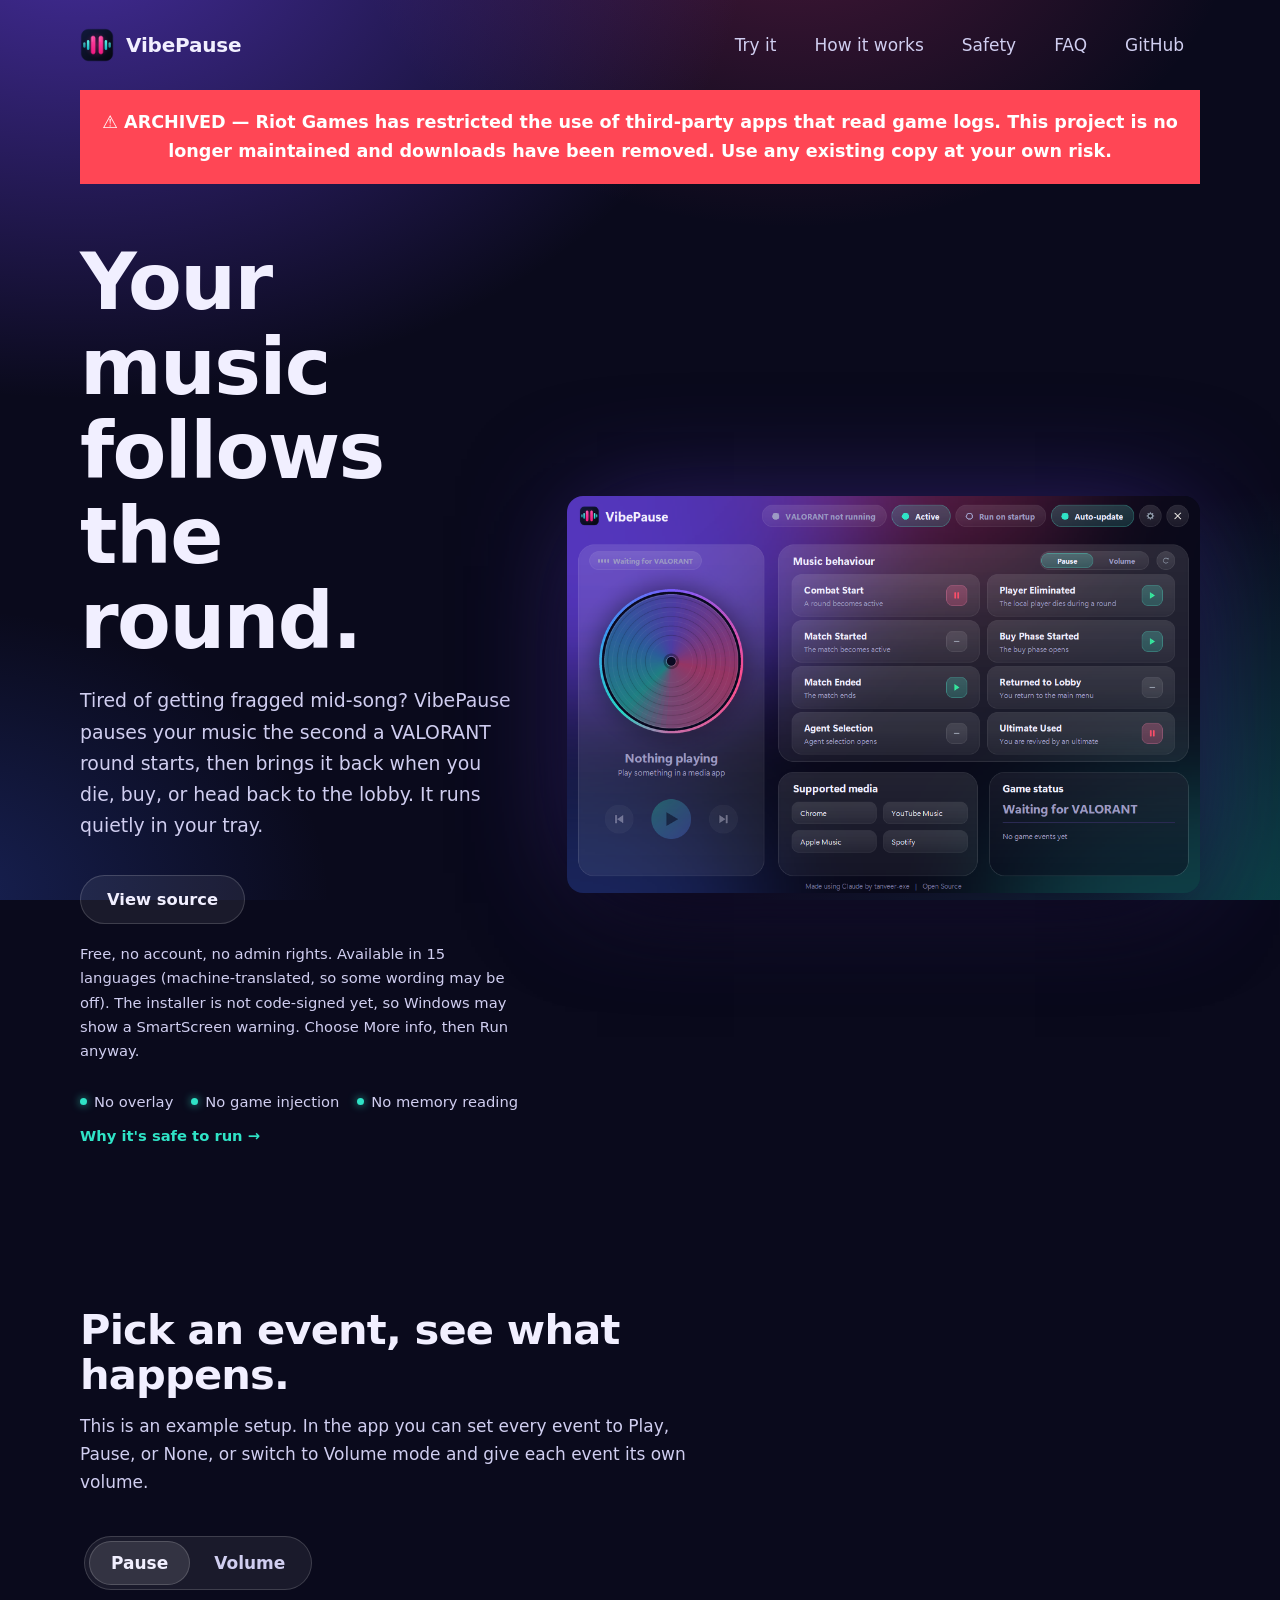
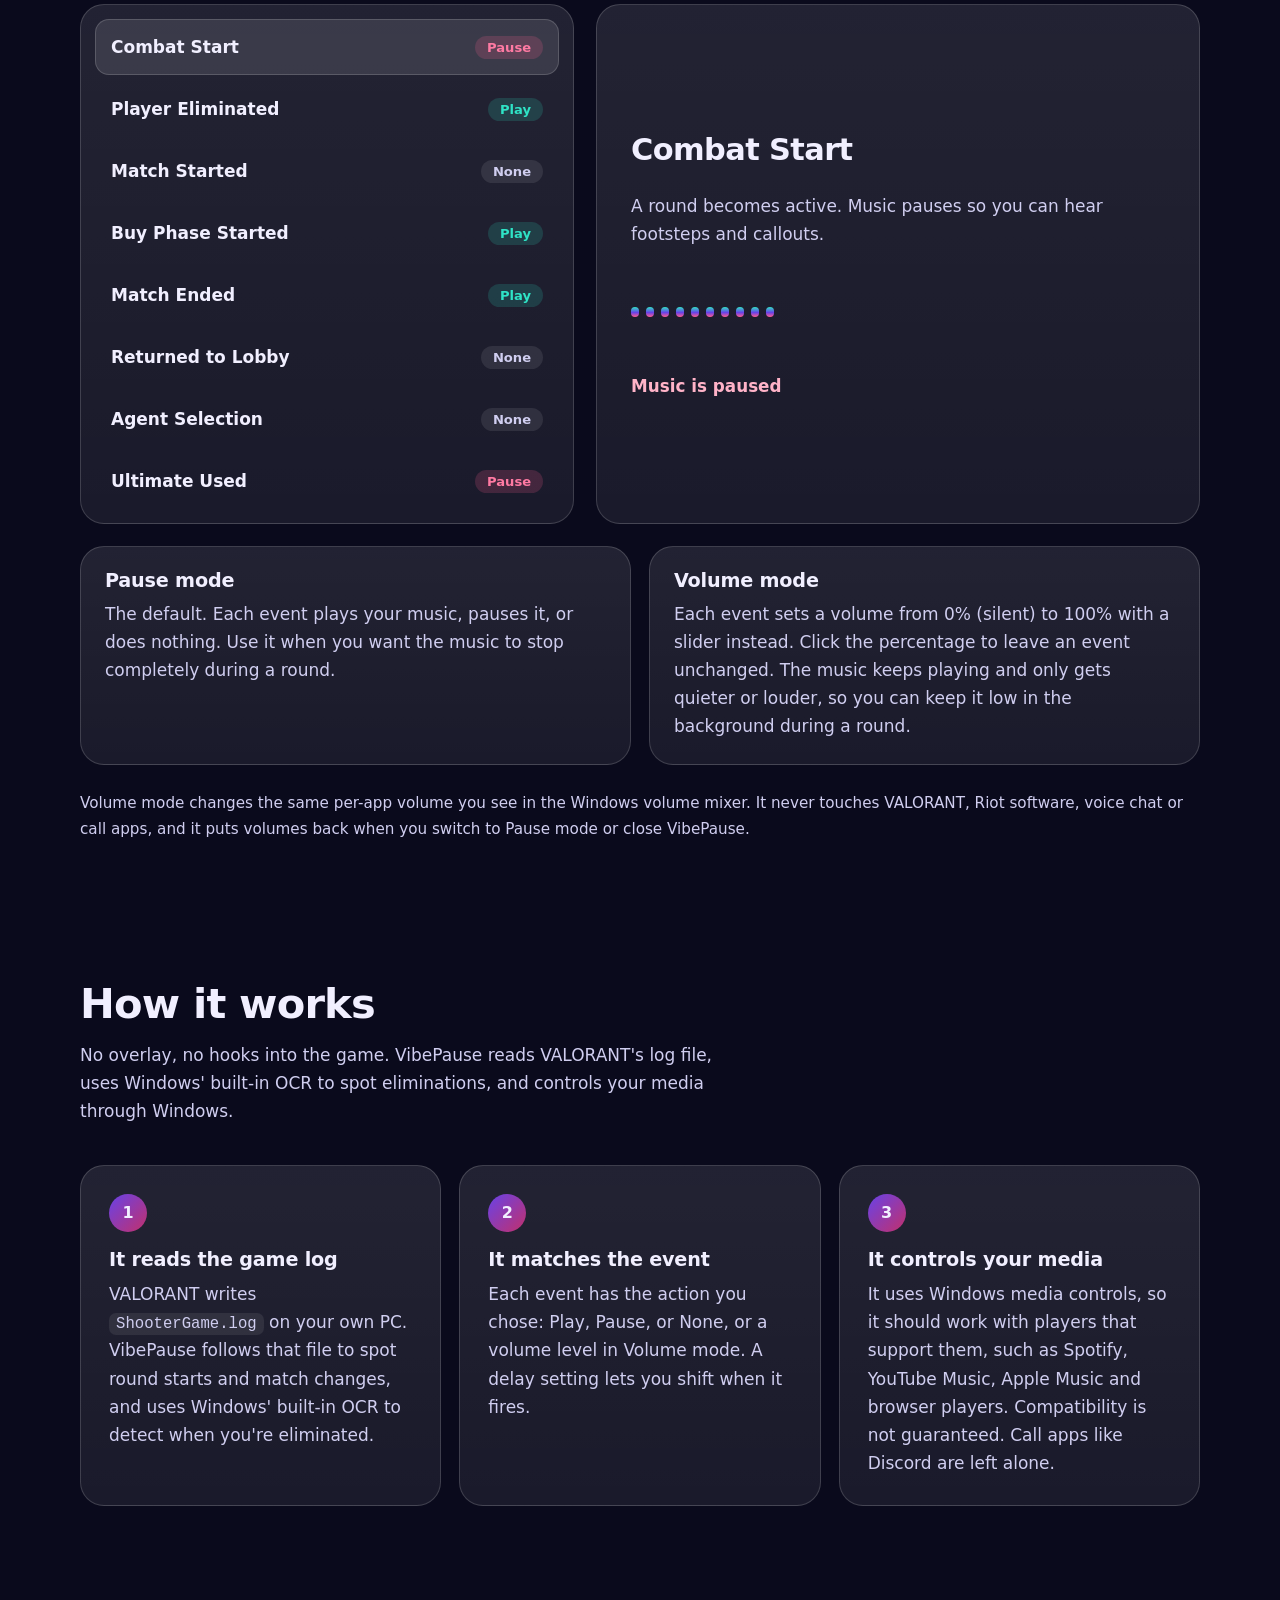
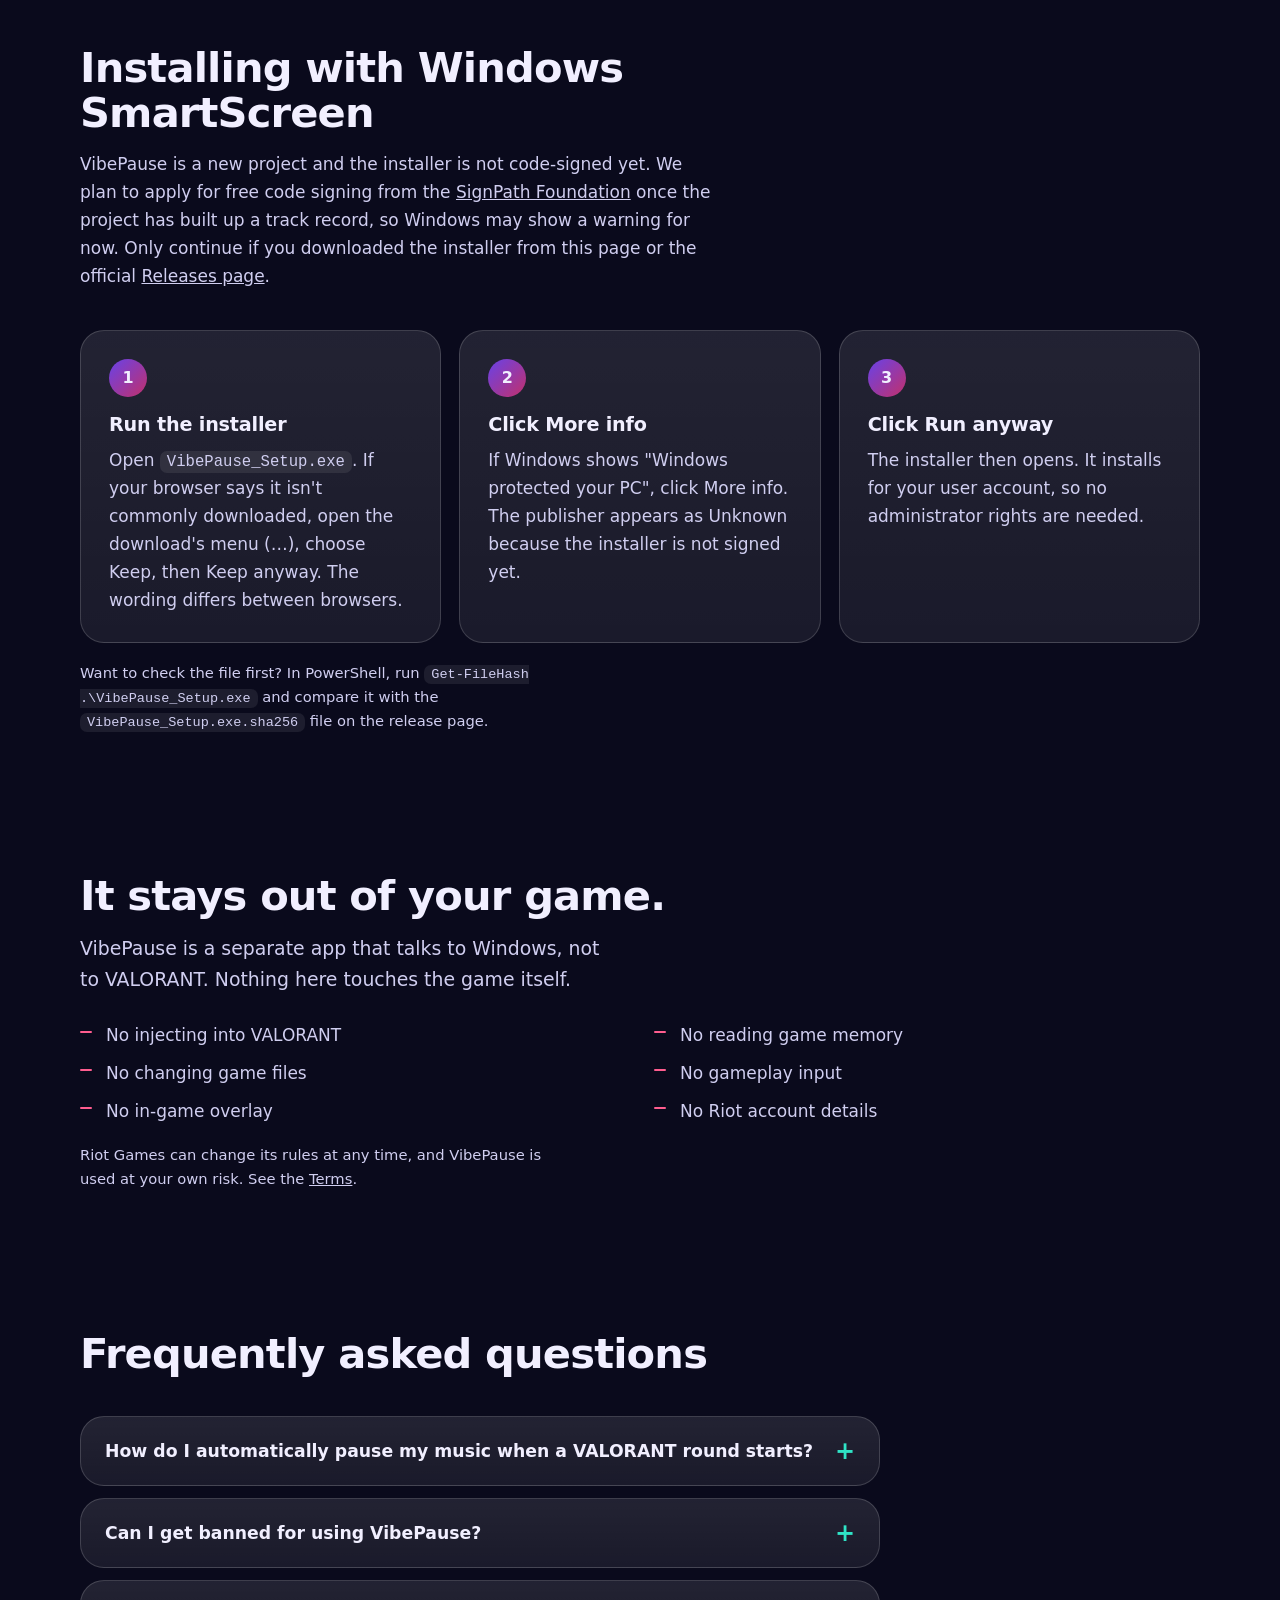
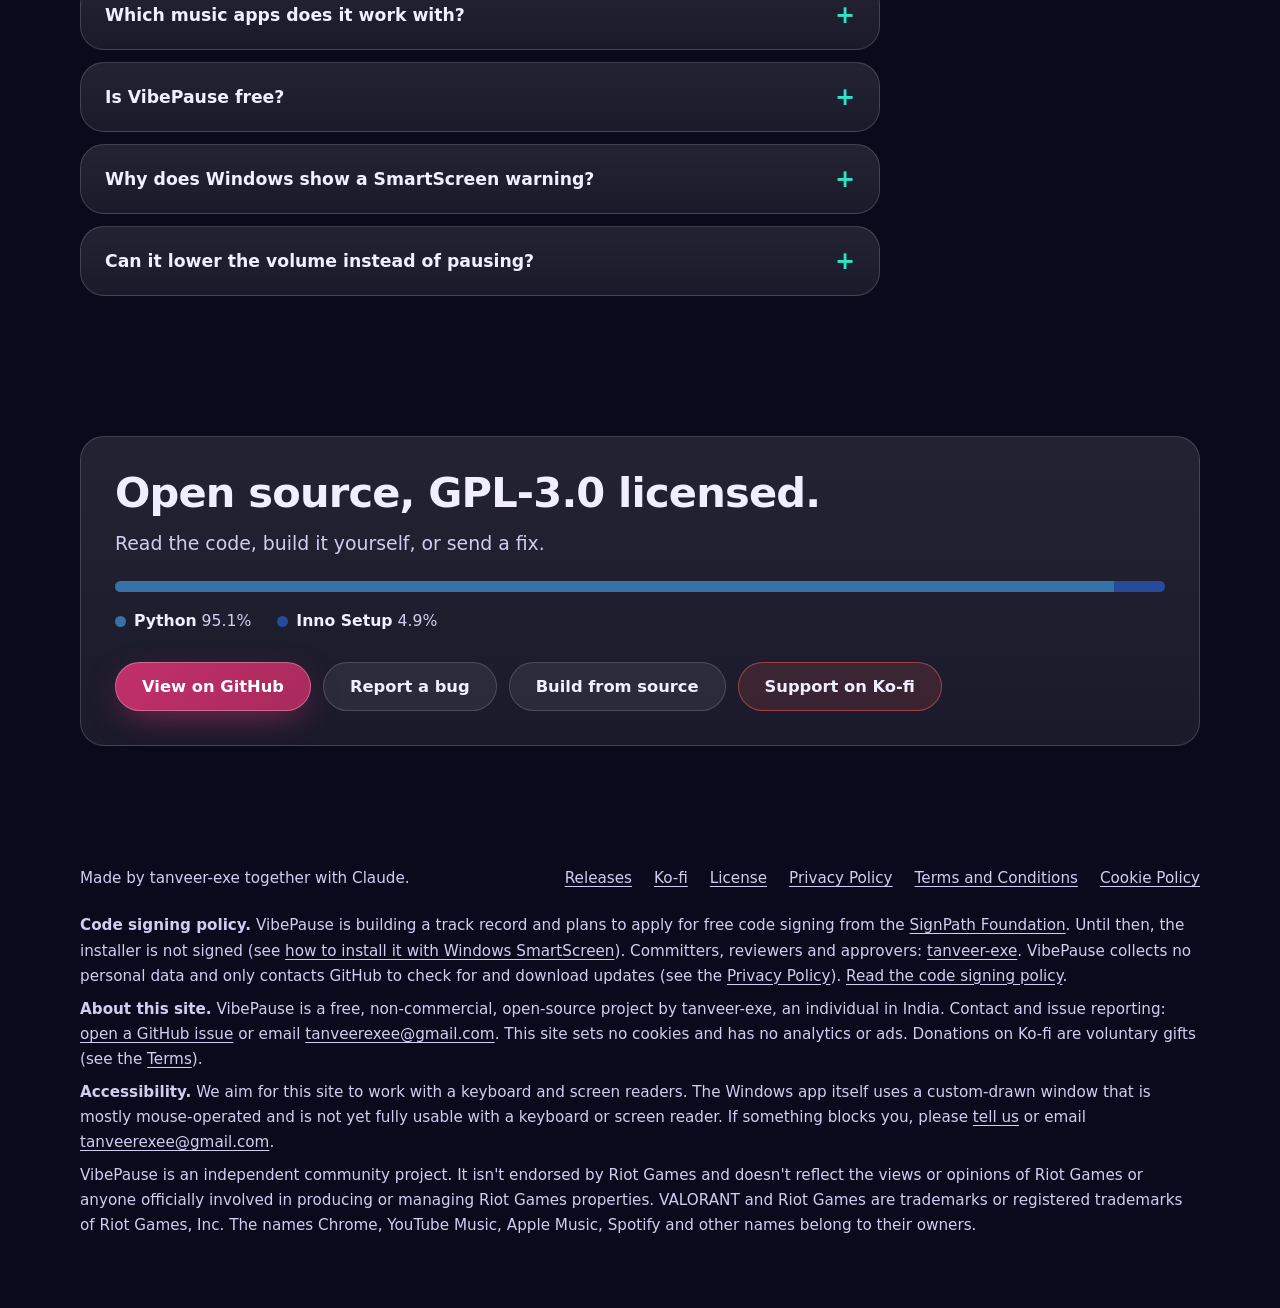
<file: docs/index.html>
<!doctype html>
<html lang="en">
<head>
<meta charset="utf-8">
<meta name="viewport" content="width=device-width, initial-scale=1">
<title>VibePause – Auto-Pause Music in VALORANT (Free Windows App)</title>
<meta name="description" content="Free open-source Windows app that auto-pauses Spotify, YouTube Music and more when a VALORANT round starts, and resumes when you die. No overlay or injection.">
<meta name="theme-color" content="#0a0a1c">
<meta property="og:title" content="VibePause: your music follows the round">
<meta property="og:description" content="Your game. Your music. Automatically synced. Free and open source for Windows.">
<meta property="og:image" content="https://tanveer-exe.github.io/VibePause/banner.png">
<meta name="twitter:card" content="summary_large_image">
<meta name="twitter:image:alt" content="VibePause: your game, your music, automatically synced">
<link rel="canonical" href="https://tanveer-exe.github.io/VibePause/">
<meta property="og:type" content="website">
<meta property="og:site_name" content="VibePause">
<meta property="og:url" content="https://tanveer-exe.github.io/VibePause/">
<meta name="twitter:title" content="VibePause – Auto-Pause Music in VALORANT">
<meta name="twitter:description" content="Free open-source Windows app that pauses your music when a VALORANT round starts and resumes when you die.">
<script type="application/ld+json">
{
  "@context": "https://schema.org",
  "@type": "SoftwareApplication",
  "name": "VibePause",
  "operatingSystem": "Windows",
  "applicationCategory": "MultimediaApplication",
  "description": "Free open-source Windows app that pauses your music when a VALORANT round starts and resumes it when you die, buy, or return to the lobby.",
  "url": "https://tanveer-exe.github.io/VibePause/",
  "downloadUrl": "https://github.com/Tanveer-exe/VibePause/releases/latest/download/VibePause_Setup.exe",
  "license": "https://www.gnu.org/licenses/gpl-3.0.html",
  "offers": {
    "@type": "Offer",
    "price": "0",
    "priceCurrency": "USD"
  },
  "author": {
    "@type": "Person",
    "name": "tanveer-exe"
  }
}
</script>
<link rel="icon" href="favicon.png">
<style>
:root{
  --ink:#0a0a1c;
  --panel:rgba(255,255,255,.065);
  --panel-strong:rgba(255,255,255,.11);
  --edge:rgba(255,255,255,.16);
  --text:#f1efff;
  --muted:#d0cef0;
  --violet:#6842e8;
  --pink:#ff5d8f;
  --teal:#2fe3c6;
  --display:"Segoe UI Variable Display","Segoe UI",system-ui,sans-serif;
  --body:"Segoe UI",system-ui,sans-serif;
}
*{box-sizing:border-box}
html{scroll-behavior:smooth}
body{
  margin:0;color:var(--text);font:400 1.0625rem/1.65 var(--body);
  background:
    radial-gradient(60rem 42rem at 6% -8%,rgba(104,66,232,.62),transparent 70%),
    radial-gradient(40rem 30rem at 62% -12%,rgba(214,56,124,.30),transparent 70%),
    radial-gradient(54rem 40rem at 104% 104%,rgba(18,196,172,.32),transparent 70%),
    radial-gradient(34rem 26rem at -4% 100%,rgba(58,92,224,.28),transparent 70%),
    var(--ink);
  background-attachment:fixed;
  min-height:100vh;
}
a{color:inherit}
.skip{position:absolute;left:12px;top:-60px;background:var(--ink);color:var(--text);padding:10px 16px;border-radius:10px;border:1px solid var(--edge);z-index:10}
.skip:focus{top:12px}
:focus-visible{outline:2px solid var(--teal);outline-offset:3px;border-radius:6px}
.wrap{width:min(1120px,100% - 40px);margin-inline:auto}
h1,h2,h3{font-family:var(--display);line-height:1.08;margin:0;letter-spacing:-.02em}
h1{font-size:clamp(2.6rem,6.4vw,4.9rem);font-weight:800}
h2{font-size:clamp(1.8rem,3.6vw,2.6rem);font-weight:700}
h3{font-size:1.2rem;font-weight:700;letter-spacing:-.01em}
p{margin:0}
.lede{color:var(--muted);font-size:1.18rem;max-width:34rem}
.glass{
  background:linear-gradient(180deg,rgba(255,255,255,.10),var(--panel));
  border:1px solid var(--edge);
  border-radius:24px;
}

nav{display:flex;align-items:center;justify-content:space-between;padding:22px 0}
.brand{display:flex;align-items:center;gap:12px;font:800 1.25rem var(--display);text-decoration:none;letter-spacing:-.01em}
.brand img{width:34px;height:34px;border-radius:9px}
.navlinks{display:flex;gap:6px}
.navlinks a{padding:9px 16px;border-radius:999px;text-decoration:none;color:var(--muted);font-weight:500}
.navlinks a:hover{color:var(--text);background:var(--panel)}

.btn{
  display:inline-flex;align-items:center;gap:10px;padding:14px 26px;border-radius:999px;
  font:600 1.02rem var(--body);text-decoration:none;border:1px solid var(--edge);
  background:var(--panel);transition:background .15s,transform .15s;
}
.btn:hover{background:var(--panel-strong)}
.btn:active{transform:translateY(1px)}
.btn.primary{
  background:linear-gradient(135deg,#c2306b,#a82a5c);border-color:rgba(255,255,255,.28);color:#fff;
  box-shadow:0 10px 34px -10px rgba(194,48,107,.75);
}
.btn.kofi{border-color:rgba(255,94,91,.5);background:rgba(255,94,91,.14)}
.btn.kofi:hover{background:rgba(255,94,91,.26)}
.btn.primary:hover{background:linear-gradient(135deg,#cc3873,#b82d63)}

.hero{display:grid;grid-template-columns:minmax(0,.9fr) minmax(0,1.3fr);gap:48px;align-items:center;padding:56px 0 90px}
.hero .lede{margin-top:22px}
.actions{display:flex;flex-wrap:wrap;gap:12px;margin-top:34px}
.fine{margin-top:18px;font-size:.92rem;color:var(--muted);max-width:30rem}
.trust{display:flex;flex-wrap:wrap;align-items:center;gap:10px 18px;margin-top:26px;font-size:.92rem;color:var(--muted)}
.trust span{display:inline-flex;align-items:center;gap:7px}
.trust span::before{content:"";width:7px;height:7px;border-radius:50%;background:var(--teal);box-shadow:0 0 8px rgba(47,227,198,.8)}
.trust a{color:var(--teal);text-decoration:none;font-weight:600}
.trust a:hover{text-decoration:underline}
.shot{display:block;width:100%;height:auto;border-radius:16px;box-shadow:0 40px 90px -30px rgba(0,0,0,.8),0 0 120px -20px rgba(104,66,232,.5)}

section{padding:70px 0}
.head{max-width:40rem;margin-bottom:40px}
.head p{color:var(--muted);margin-top:14px}

.try{display:grid;grid-template-columns:minmax(0,.9fr) minmax(0,1.1fr);gap:22px}
.events{padding:14px;display:grid;gap:6px;align-content:start}
.events button{
  all:unset;box-sizing:border-box;cursor:pointer;display:flex;justify-content:space-between;align-items:center;
  padding:14px 16px;border-radius:14px;font-weight:600;color:var(--text);
}
.events button:hover{background:var(--panel-strong)}
.events button[aria-pressed="true"]{background:var(--panel-strong);box-shadow:inset 0 0 0 1px var(--edge)}
.events button:focus-visible{outline:2px solid var(--teal)}
.chip{font:600 .82rem var(--body);padding:4px 12px;border-radius:999px}
.chip.Play{background:rgba(47,227,198,.16);color:var(--teal)}
.chip.Pause{background:rgba(255,93,143,.18);color:#ff7aa3}
.chip.None{background:rgba(255,255,255,.09);color:var(--muted)}
.chip.Vol{background:rgba(104,66,232,.28);color:#cfc4ff}
.modes{display:inline-flex;padding:4px;border-radius:999px;background:var(--panel);border:1px solid var(--edge);margin:0 0 14px 4px;gap:2px}
.modes button{all:unset;box-sizing:border-box;cursor:pointer;padding:8px 22px;border-radius:999px;font-weight:600;color:var(--muted)}
.modes button[aria-pressed="true"]{background:var(--panel-strong);color:var(--text);box-shadow:inset 0 0 0 1px var(--edge)}
.modes button:focus-visible{outline:2px solid var(--teal)}
.meter{height:10px;border-radius:99px;background:rgba(255,255,255,.1);overflow:hidden;max-width:22rem}
.meter i{display:block;height:100%;width:0;border-radius:99px;background:linear-gradient(90deg,var(--violet),var(--pink));transition:width .35s}
.modeinfo{display:grid;grid-template-columns:1fr 1fr;gap:18px;margin-top:22px}
.modeinfo .glass{padding:24px}
.modeinfo p{color:var(--muted);margin-top:8px}
.modeinfo .note{grid-column:1/-1;color:var(--muted);font-size:.95rem}
.stage{padding:34px;display:flex;flex-direction:column;justify-content:center;gap:26px;min-height:360px}
.stage .event{font:700 1.9rem/1.1 var(--display);letter-spacing:-.02em}
.stage .what{color:var(--muted);max-width:30rem;min-height:3.3em}
.bars{display:flex;align-items:center;gap:7px;height:76px}
.bars i{display:block;width:8px;height:10px;border-radius:8px;background:linear-gradient(180deg,var(--teal),var(--violet) 55%,var(--pink));transition:height .35s}
.bars.on i{animation:beat 1.1s ease-in-out infinite}
.bars.on i:nth-child(2n){animation-duration:.8s}
.bars.on i:nth-child(3n){animation-duration:1.4s}
.bars.on i:nth-child(4n){animation-delay:-.4s}
@keyframes beat{0%,100%{height:12px}50%{height:70px}}
.state{font:600 1.05rem var(--body)}
.state.Play{color:var(--teal)}
.state.Pause{color:#ffb3c8}
.state.None{color:var(--muted)}
.state.Vol{color:#cfc4ff}

.flow{display:grid;grid-template-columns:repeat(3,1fr);gap:18px;counter-reset:s}
.step{padding:28px;position:relative}
.step::before{
  counter-increment:s;content:counter(s);display:grid;place-items:center;width:38px;height:38px;border-radius:50%;
  font:800 1rem var(--display);background:linear-gradient(135deg,var(--violet),#c2306b);margin-bottom:18px;
}
.step p{color:var(--muted);margin-top:10px}
code{font:500 .92em ui-monospace,Consolas,monospace;background:rgba(255,255,255,.08);padding:2px 7px;border-radius:7px}

.split{display:grid;grid-template-columns:1fr;gap:48px;align-items:center}
.never{list-style:none;padding:0;margin:26px 0 0;display:grid;grid-template-columns:1fr 1fr;gap:10px 28px;color:var(--muted)}
.never li{padding-left:26px;position:relative}
.never li::before{content:"";position:absolute;left:0;top:.62em;width:12px;height:2px;background:var(--pink);border-radius:2px}

.os{padding:34px}
.langbar{display:flex;height:11px;border-radius:99px;overflow:hidden;background:rgba(255,255,255,.1);margin:22px 0 16px}
.langbar span{display:block;min-width:3px}
.legend{display:flex;flex-wrap:wrap;gap:8px 26px;color:var(--muted);font-size:.98rem}
.legend b{color:var(--text);font-weight:600}
.legend i{display:inline-block;width:11px;height:11px;border-radius:50%;margin-right:8px;vertical-align:-1px}
.os .actions{margin-top:28px}

.faq{display:grid;gap:12px;max-width:50rem}
.faq details{padding:0}
.faq summary{cursor:pointer;list-style:none;padding:20px 24px;font:700 1.08rem var(--display);display:flex;justify-content:space-between;align-items:center;gap:16px}
.faq summary::-webkit-details-marker{display:none}
.faq summary::after{content:"+";font:600 1.5rem var(--display);color:var(--teal);flex:none}
.faq details[open] summary::after{content:"\2212"}
.faq details p{padding:0 24px 22px;color:var(--muted)}

footer{padding:50px 0 70px;color:var(--muted);font-size:.95rem}
footer .row{display:flex;flex-wrap:wrap;justify-content:space-between;gap:18px}
footer p+p{margin-top:8px}
footer .row+p{margin-top:22px}
footer .links{list-style:none;padding:0;margin:0;display:flex;flex-wrap:wrap;gap:8px 22px}
footer a{text-underline-offset:3px}

@media (max-width:900px){
  .hero,.try,.modeinfo{grid-template-columns:1fr}
  .flow{grid-template-columns:1fr}
  .hero{padding-top:30px}
}
@media (max-width:560px){
  .navlinks a:not(:last-child){display:none}
  .never{grid-template-columns:1fr}
  .stage{padding:24px}
}
@media (prefers-reduced-motion:reduce){
  html{scroll-behavior:auto}
  .bars.on i{animation:none;height:40px}
  .bars i,.btn{transition:none}
}
</style>
</head>
<body>
<a class="skip" href="#main">Skip to content</a>
<div class="wrap">
  <nav aria-label="Main">
    <a class="brand" href="#top"><img src="logo.png" alt="">VibePause</a>
    <div class="navlinks">
      <a href="#try">Try it</a>
      <a href="#how">How it works</a>
      <a href="#safe">Safety</a>
      <a href="#faq">FAQ</a>
      <a href="https://github.com/Tanveer-exe/VibePause">GitHub</a>
    </div>
  </nav>

  <main id="main">
  <div class="archive-warning" role="alert" style="background:#ff4655;color:#fff;text-align:center;font-weight:700;padding:18px 16px;font-size:1.1rem;">
    ⚠️ ARCHIVED &mdash; Riot Games has restricted the use of third-party apps that read game logs. This project is no longer maintained and downloads have been removed. Use any existing copy at your own risk.
  </div>
  <header class="hero" id="top">
    <div>
      <h1>Your music follows the round.</h1>
      <p class="lede">Tired of getting fragged mid-song? VibePause pauses your music the second a VALORANT round starts, then brings it back when you die, buy, or head back to the lobby. It runs quietly in your tray.</p>
      <div class="actions">
        <a class="btn" href="https://github.com/Tanveer-exe/VibePause">View source</a>
      </div>
      <p class="fine">Free, no account, no admin rights. Available in 15 languages (machine-translated, so some wording may be off). The installer is not code-signed yet, so Windows may show a SmartScreen warning. Choose More info, then Run anyway.</p>
      <p class="trust">
        <span>No overlay</span><span>No game injection</span><span>No memory reading</span>
        <a href="#safe">Why it's safe to run &rarr;</a>
      </p>
    </div>
    <div>
      <img class="shot" src="screenshot.png" width="1020" height="639" alt="The VibePause window: player card, Music behaviour grid with the Pause and Volume switch, supported media and game status">
    </div>
  </header>

  <section id="try">
    <div class="head">
      <h2>Pick an event, see what happens.</h2>
      <p>This is an example setup. In the app you can set every event to Play, Pause, or None, or switch to Volume mode and give each event its own volume.</p>
    </div>
    <div class="modes" role="group" aria-label="Music behaviour mode">
      <button type="button" id="modePause" aria-pressed="true">Pause</button>
      <button type="button" id="modeVolume" aria-pressed="false">Volume</button>
    </div>
    <div class="try">
      <div class="events glass" id="events" role="group" aria-label="VALORANT events"></div>
      <div class="stage glass" aria-live="polite">
        <div class="event" id="evName">Combat Start</div>
        <p class="what" id="evWhat"></p>
        <div class="bars" id="bars"><i></i><i></i><i></i><i></i><i></i><i></i><i></i><i></i><i></i><i></i></div>
        <div class="meter" id="meter" hidden><i id="meterFill"></i></div>
        <div class="state" id="evState"></div>
      </div>
    </div>
    <div class="modeinfo">
      <div class="glass">
        <h3>Pause mode</h3>
        <p>The default. Each event plays your music, pauses it, or does nothing. Use it when you want the music to stop completely during a round.</p>
      </div>
      <div class="glass">
        <h3>Volume mode</h3>
        <p>Each event sets a volume from 0% (silent) to 100% with a slider instead. Click the percentage to leave an event unchanged. The music keeps playing and only gets quieter or louder, so you can keep it low in the background during a round.</p>
      </div>
      <p class="note">Volume mode changes the same per-app volume you see in the Windows volume mixer. It never touches VALORANT, Riot software, voice chat or call apps, and it puts volumes back when you switch to Pause mode or close VibePause.</p>
    </div>
  </section>

  <section id="how">
    <div class="head">
      <h2>How it works</h2>
      <p>No overlay, no hooks into the game. VibePause reads VALORANT's log file, uses Windows' built-in OCR to spot eliminations, and controls your media through Windows.</p>
    </div>
    <div class="flow">
      <div class="step glass"><h3>It reads the game log</h3><p>VALORANT writes <code>ShooterGame.log</code> on your own PC. VibePause follows that file to spot round starts and match changes, and uses Windows' built-in OCR to detect when you're eliminated.</p></div>
      <div class="step glass"><h3>It matches the event</h3><p>Each event has the action you chose: Play, Pause, or None, or a volume level in Volume mode. A delay setting lets you shift when it fires.</p></div>
      <div class="step glass"><h3>It controls your media</h3><p>It uses Windows media controls, so it should work with players that support them, such as Spotify, YouTube Music, Apple Music and browser players. Compatibility is not guaranteed. Call apps like Discord are left alone.</p></div>
    </div>
  </section>

  <section id="install">
    <div class="head">
      <h2>Installing with Windows SmartScreen</h2>
      <p>VibePause is a new project and the installer is not code-signed yet. We plan to apply for free code signing from the <a href="https://signpath.org/">SignPath Foundation</a> once the project has built up a track record, so Windows may show a warning for now. Only continue if you downloaded the installer from this page or the official <a href="https://github.com/Tanveer-exe/VibePause/releases">Releases page</a>.</p>
    </div>
    <div class="flow">
      <div class="step glass"><h3>Run the installer</h3><p>Open <code>VibePause_Setup.exe</code>. If your browser says it isn't commonly downloaded, open the download's menu (&hellip;), choose Keep, then Keep anyway. The wording differs between browsers.</p></div>
      <div class="step glass"><h3>Click More info</h3><p>If Windows shows "Windows protected your PC", click More info. The publisher appears as Unknown because the installer is not signed yet.</p></div>
      <div class="step glass"><h3>Click Run anyway</h3><p>The installer then opens. It installs for your user account, so no administrator rights are needed.</p></div>
    </div>
    <p class="fine">Want to check the file first? In PowerShell, run <code>Get-FileHash .\VibePause_Setup.exe</code> and compare it with the <code>VibePause_Setup.exe.sha256</code> file on the release page.</p>
  </section>

  <section id="safe">
    <div class="split">
      <div>
        <h2>It stays out of your game.</h2>
        <p class="lede" style="margin-top:14px">VibePause is a separate app that talks to Windows, not to VALORANT. Nothing here touches the game itself.</p>
        <ul class="never">
          <li>No injecting into VALORANT</li>
          <li>No reading game memory</li>
          <li>No changing game files</li>
          <li>No gameplay input</li>
          <li>No in-game overlay</li>
          <li>No Riot account details</li>
        </ul>
        <p class="fine">Riot Games can change its rules at any time, and VibePause is used at your own risk. See the <a href="terms.html">Terms</a>.</p>
      </div>
    </div>
  </section>

  <section id="faq">
    <div class="head">
      <h2>Frequently asked questions</h2>
    </div>
    <div class="faq">
      <details class="glass">
        <summary>How do I automatically pause my music when a VALORANT round starts?</summary>
        <p>Install VibePause, start your music app, and launch VALORANT. It pauses your music at round start and resumes it when you die, buy, or return to the lobby. You can change what each event does in the app.</p>
      </details>
      <details class="glass">
        <summary>Can I get banned for using VibePause?</summary>
        <p>VibePause is a separate app. It doesn't inject into VALORANT, read game memory, change game files, send gameplay input, or draw an overlay. It reads a local log file, uses Windows' built-in OCR to spot eliminations, and controls Windows media playback. Riot Games can change its rules at any time, so use it at your own risk.</p>
      </details>
      <details class="glass">
        <summary>Which music apps does it work with?</summary>
        <p>It works with players that support Windows' standard media controls, such as Spotify, YouTube Music, Apple Music and browser players. Compatibility isn't guaranteed for every app.</p>
      </details>
      <details class="glass">
        <summary>Is VibePause free?</summary>
        <p>Yes. It's free, open source under the GPL-3.0 license, and needs no account or administrator rights.</p>
      </details>
      <details class="glass">
        <summary>Why does Windows show a SmartScreen warning?</summary>
        <p>The installer isn't code-signed yet. Click More info, then Run anyway, and only if you downloaded it from this site or the official Releases page. You can also check the SHA-256 file on the release.</p>
      </details>
      <details class="glass">
        <summary>Can it lower the volume instead of pausing?</summary>
        <p>Yes. Switch to Volume mode and give each event its own volume from 0% to 100%.</p>
      </details>
    </div>
  </section>

  <section>
    <div class="os glass">
      <h2>Open source, GPL-3.0 licensed.</h2>
      <p class="lede" style="margin-top:12px">Read the code, build it yourself, or send a fix.</p>
      <div class="langbar" id="langbar" role="img" aria-label="Languages used in the repository"></div>
      <div class="legend" id="legend"></div>
      <div class="actions">
        <a class="btn primary" href="https://github.com/Tanveer-exe/VibePause">View on GitHub</a>
        <a class="btn" href="https://github.com/Tanveer-exe/VibePause/issues">Report a bug</a>
        <a class="btn" href="https://github.com/Tanveer-exe/VibePause#build-from-source">Build from source</a>
        <a class="btn kofi" href="https://ko-fi.com/tanveerexe">Support on Ko-fi</a>
      </div>
    </div>
  </section>
  </main>

  <footer>
    <div class="row">
      <p>Made by tanveer-exe together with Claude.</p>
      <ul class="links">
        <li><a href="https://github.com/Tanveer-exe/VibePause/releases">Releases</a></li>
        <li><a href="https://ko-fi.com/tanveerexe">Ko-fi</a></li>
        <li><a href="https://github.com/Tanveer-exe/VibePause/blob/main/LICENSE">License</a></li>
        <li><a href="privacy.html">Privacy Policy</a></li>
        <li><a href="terms.html">Terms and Conditions</a></li>
        <li><a href="cookies.html">Cookie Policy</a></li>
      </ul>
    </div>
    <p id="code-signing"><strong>Code signing policy.</strong> VibePause is building a track record and plans to apply for free code signing from the <a href="https://signpath.org/">SignPath Foundation</a>. Until then, the installer is not signed (see <a href="#install">how to install it with Windows SmartScreen</a>). Committers, reviewers and approvers: <a href="https://github.com/Tanveer-exe">tanveer-exe</a>. VibePause collects no personal data and only contacts GitHub to check for and download updates (see the <a href="https://github.com/Tanveer-exe/VibePause/blob/main/src/PRIVACY_POLICY.md">Privacy Policy</a>). <a href="https://github.com/Tanveer-exe/VibePause/blob/main/CODE_SIGNING_POLICY.md">Read the code signing policy</a>.</p>
    <p><strong>About this site.</strong> VibePause is a free, non-commercial, open-source project by tanveer-exe, an individual in India. Contact and issue reporting: <a href="https://github.com/Tanveer-exe/VibePause/issues">open a GitHub issue</a> or email <a href="mailto:tanveerexee@gmail.com">tanveerexee@gmail.com</a>. This site sets no cookies and has no analytics or ads. Donations on Ko-fi are voluntary gifts (see the <a href="terms.html">Terms</a>).</p>
    <p><strong>Accessibility.</strong> We aim for this site to work with a keyboard and screen readers. The Windows app itself uses a custom-drawn window that is mostly mouse-operated and is not yet fully usable with a keyboard or screen reader. If something blocks you, please <a href="https://github.com/Tanveer-exe/VibePause/issues">tell us</a> or email <a href="mailto:tanveerexee@gmail.com">tanveerexee@gmail.com</a>.</p>
    <p>VibePause is an independent community project. It isn't endorsed by Riot Games and doesn't reflect the views or opinions of Riot Games or anyone officially involved in producing or managing Riot Games properties. VALORANT and Riot Games are trademarks or registered trademarks of Riot Games, Inc. The names Chrome, YouTube Music, Apple Music, Spotify and other names belong to their owners.</p>
  </footer>
</div>

<script>
// Example setup: pause-mode action, volume-mode level (null = left unchanged), description.
const EVENTS=[
  ["Combat Start","Pause",20,"A round becomes active."],
  ["Player Eliminated","Play",100,"The local player dies during a round."],
  ["Match Started","None",null,"The match becomes active."],
  ["Buy Phase Started","Play",100,"The buy phase opens."],
  ["Match Ended","Play",100,"The match ends."],
  ["Returned to Lobby","None",null,"You return to the main menu."],
  ["Agent Selection","None",null,"Agent selection opens."],
  ["Ultimate Used","Pause",20,"You are revived by an ultimate."]
];
const list=document.getElementById("events"),bars=document.getElementById("bars");
const meter=document.getElementById("meter"),fill=document.getElementById("meterFill");
let cur=0,mode="Pause";
EVENTS.forEach((e,i)=>{
  const b=document.createElement("button");
  b.type="button";
  b.addEventListener("click",()=>{cur=i;render()});
  list.appendChild(b);
});
function chipFor(e){
  if(mode==="Pause")return[e[1],e[1]];
  return e[2]===null?["None","Unchanged"]:["Vol",e[2]+"%"];
}
function render(){
  const e=EVENTS[cur];
  [...list.children].forEach((c,j)=>{
    const [cls,label]=chipFor(EVENTS[j]);
    c.setAttribute("aria-pressed",j===cur);
    c.innerHTML=EVENTS[j][0]+'<span class="chip '+cls+'">'+label+'</span>';
  });
  document.getElementById("modePause").setAttribute("aria-pressed",mode==="Pause");
  document.getElementById("modeVolume").setAttribute("aria-pressed",mode==="Volume");
  document.getElementById("evName").textContent=e[0];
  const s=document.getElementById("evState"),w=document.getElementById("evWhat");
  let playing,height="";
  if(mode==="Pause"){
    const a=e[1];
    w.textContent=e[3]+(a==="Pause"?" Music pauses so you can hear footsteps and callouts.":a==="Play"?" Music plays.":" VibePause leaves your music alone.");
    s.className="state "+a;
    s.textContent=a==="Play"?"Music is playing":a==="Pause"?"Music is paused":"Music is left as it is";
    playing=a==="Play";meter.hidden=true;
  }else{
    const v=e[2];
    meter.hidden=false;
    if(v===null){
      w.textContent=e[3]+" The volume is left unchanged.";
      s.className="state None";s.textContent="Volume unchanged";
      fill.style.width="0";meter.hidden=true;playing=true;
    }else{
      w.textContent=e[3]+(v<=30?" Music keeps playing, but drops to a low background level.":" Music keeps playing at full volume.");
      s.className="state Vol";s.textContent="Music volume set to "+v+"%";
      fill.style.width=v+"%";playing=true;
    }
  }
  bars.classList.toggle("on",playing);
}
document.getElementById("modePause").addEventListener("click",()=>{mode="Pause";render()});
document.getElementById("modeVolume").addEventListener("click",()=>{mode="Volume";render()});
render();

const COLORS={"Python":"#3572A5","Inno Setup":"#264b99","PowerShell":"#012456","Shell":"#89e051","Batchfile":"#C1F12E","HTML":"#e34c26","CSS":"#663399","JavaScript":"#f1e05a"};
function drawLangs(data){
  const total=Object.values(data).reduce((a,b)=>a+b,0);
  const bar=document.getElementById("langbar"),legend=document.getElementById("legend");
  bar.innerHTML="";legend.innerHTML="";
  Object.entries(data).sort((a,b)=>b[1]-a[1]).forEach(([name,n])=>{
    const pct=n/total*100,color=COLORS[name]||"#8b8aa8";
    const seg=document.createElement("span");
    seg.style.cssText="width:"+pct+"%;background:"+color;
    seg.title=name+" "+pct.toFixed(1)+"%";
    bar.appendChild(seg);
    const item=document.createElement("span");
    const dot=document.createElement("i");dot.style.background=color;
    const label=document.createElement("b");label.textContent=name;
    item.append(dot,label," "+pct.toFixed(1)+"%");
    legend.appendChild(item);
  });
}
drawLangs({"Python":99510,"Inno Setup":5074});
fetch("https://api.github.com/repos/Tanveer-exe/VibePause/languages")
  .then(r=>r.ok?r.json():Promise.reject()).then(d=>{if(Object.keys(d).length)drawLangs(d)}).catch(()=>{});
</script>
</body>
</html>
</file>
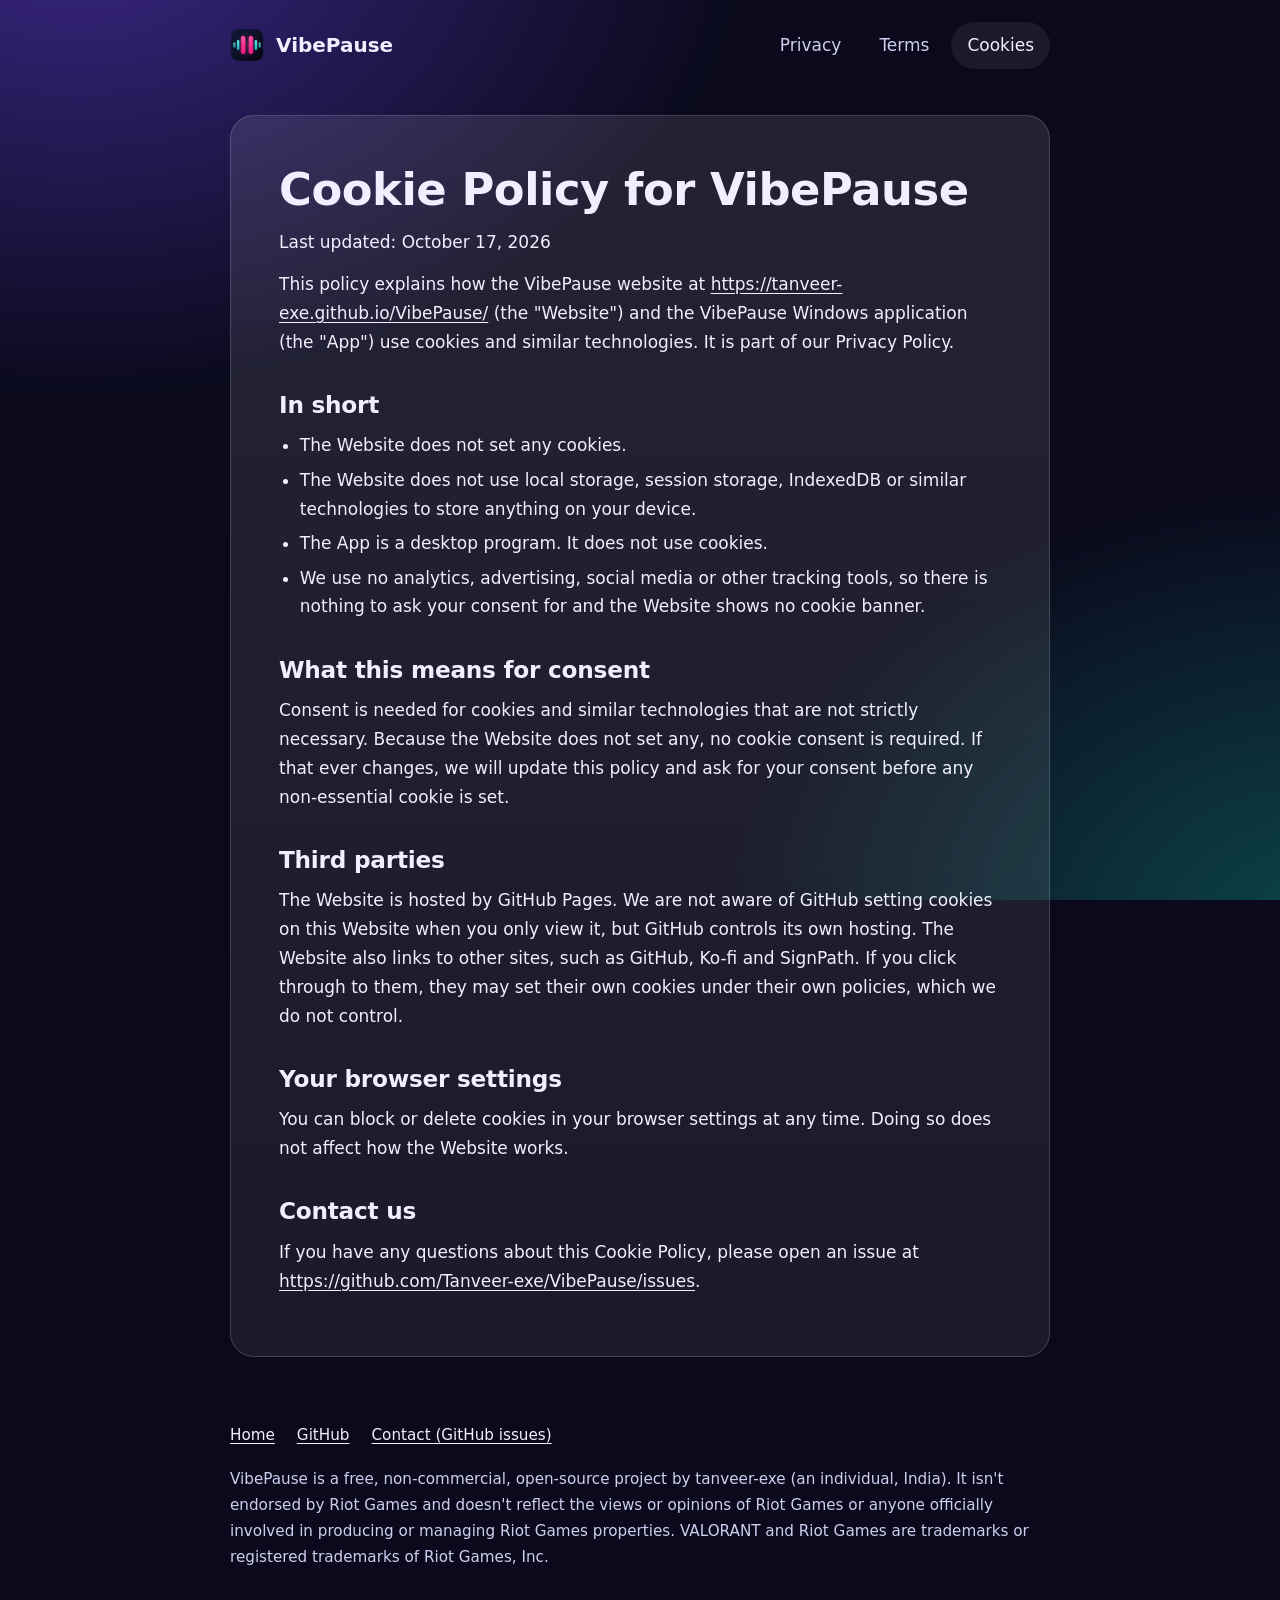
<file: docs/cookies.html>
<!doctype html>
<html lang="en">
<head>
<meta charset="utf-8">
<meta name="viewport" content="width=device-width, initial-scale=1">
<title>Cookie Policy | VibePause</title>
<meta name="description" content="Cookie Policy for VibePause, the free and open-source Windows companion for VALORANT.">
<meta name="theme-color" content="#0a0a1c">
<link rel="canonical" href="https://tanveer-exe.github.io/VibePause/cookies.html">
<link rel="icon" href="favicon.png">
<link rel="stylesheet" href="legal.css">
</head>
<body>
<a class="skip" href="#main">Skip to content</a>
<div class="wrap">
  <nav aria-label="Main">
    <a class="brand" href="index.html"><img src="logo.png" alt="">VibePause</a>
    <div class="navlinks">
      <a href="privacy.html">Privacy</a>
      <a href="terms.html">Terms</a>
      <a href="cookies.html" aria-current="page">Cookies</a>
    </div>
  </nav>
  <main id="main">
    <article>
      <h1>Cookie Policy for VibePause</h1>
      <p>Last updated: October 17, 2026</p>
      <p>This policy explains how the VibePause website at <a href="https://tanveer-exe.github.io/VibePause/">https://tanveer-exe.github.io/VibePause/</a> (the "Website") and the VibePause Windows application (the "App") use cookies and similar technologies. It is part of our Privacy Policy.</p>
      <h2>In short</h2>
      <ul>
      <li>The Website does not set any cookies.</li>
      <li>The Website does not use local storage, session storage, IndexedDB or similar technologies to store anything on your device.</li>
      <li>The App is a desktop program. It does not use cookies.</li>
      <li>We use no analytics, advertising, social media or other tracking tools, so there is nothing to ask your consent for and the Website shows no cookie banner.</li>
      </ul>
      <h2>What this means for consent</h2>
      <p>Consent is needed for cookies and similar technologies that are not strictly necessary. Because the Website does not set any, no cookie consent is required. If that ever changes, we will update this policy and ask for your consent before any non-essential cookie is set.</p>
      <h2>Third parties</h2>
      <p>The Website is hosted by GitHub Pages. We are not aware of GitHub setting cookies on this Website when you only view it, but GitHub controls its own hosting. The Website also links to other sites, such as GitHub, Ko-fi and SignPath. If you click through to them, they may set their own cookies under their own policies, which we do not control.</p>
      <h2>Your browser settings</h2>
      <p>You can block or delete cookies in your browser settings at any time. Doing so does not affect how the Website works.</p>
      <h2>Contact us</h2>
      <p>If you have any questions about this Cookie Policy, please open an issue at <a href="https://github.com/Tanveer-exe/VibePause/issues">https://github.com/Tanveer-exe/VibePause/issues</a>.</p>
    </article>
  </main>
  <footer>
    <ul>
      <li><a href="index.html">Home</a></li>
      <li><a href="https://github.com/Tanveer-exe/VibePause">GitHub</a></li>
      <li><a href="https://github.com/Tanveer-exe/VibePause/issues">Contact (GitHub issues)</a></li>
    </ul>
    <p>VibePause is a free, non-commercial, open-source project by tanveer-exe (an individual, India). It isn't endorsed by Riot Games and doesn't reflect the views or opinions of Riot Games or anyone officially involved in producing or managing Riot Games properties. VALORANT and Riot Games are trademarks or registered trademarks of Riot Games, Inc.</p>
  </footer>
</div>
</body>
</html>
</file>
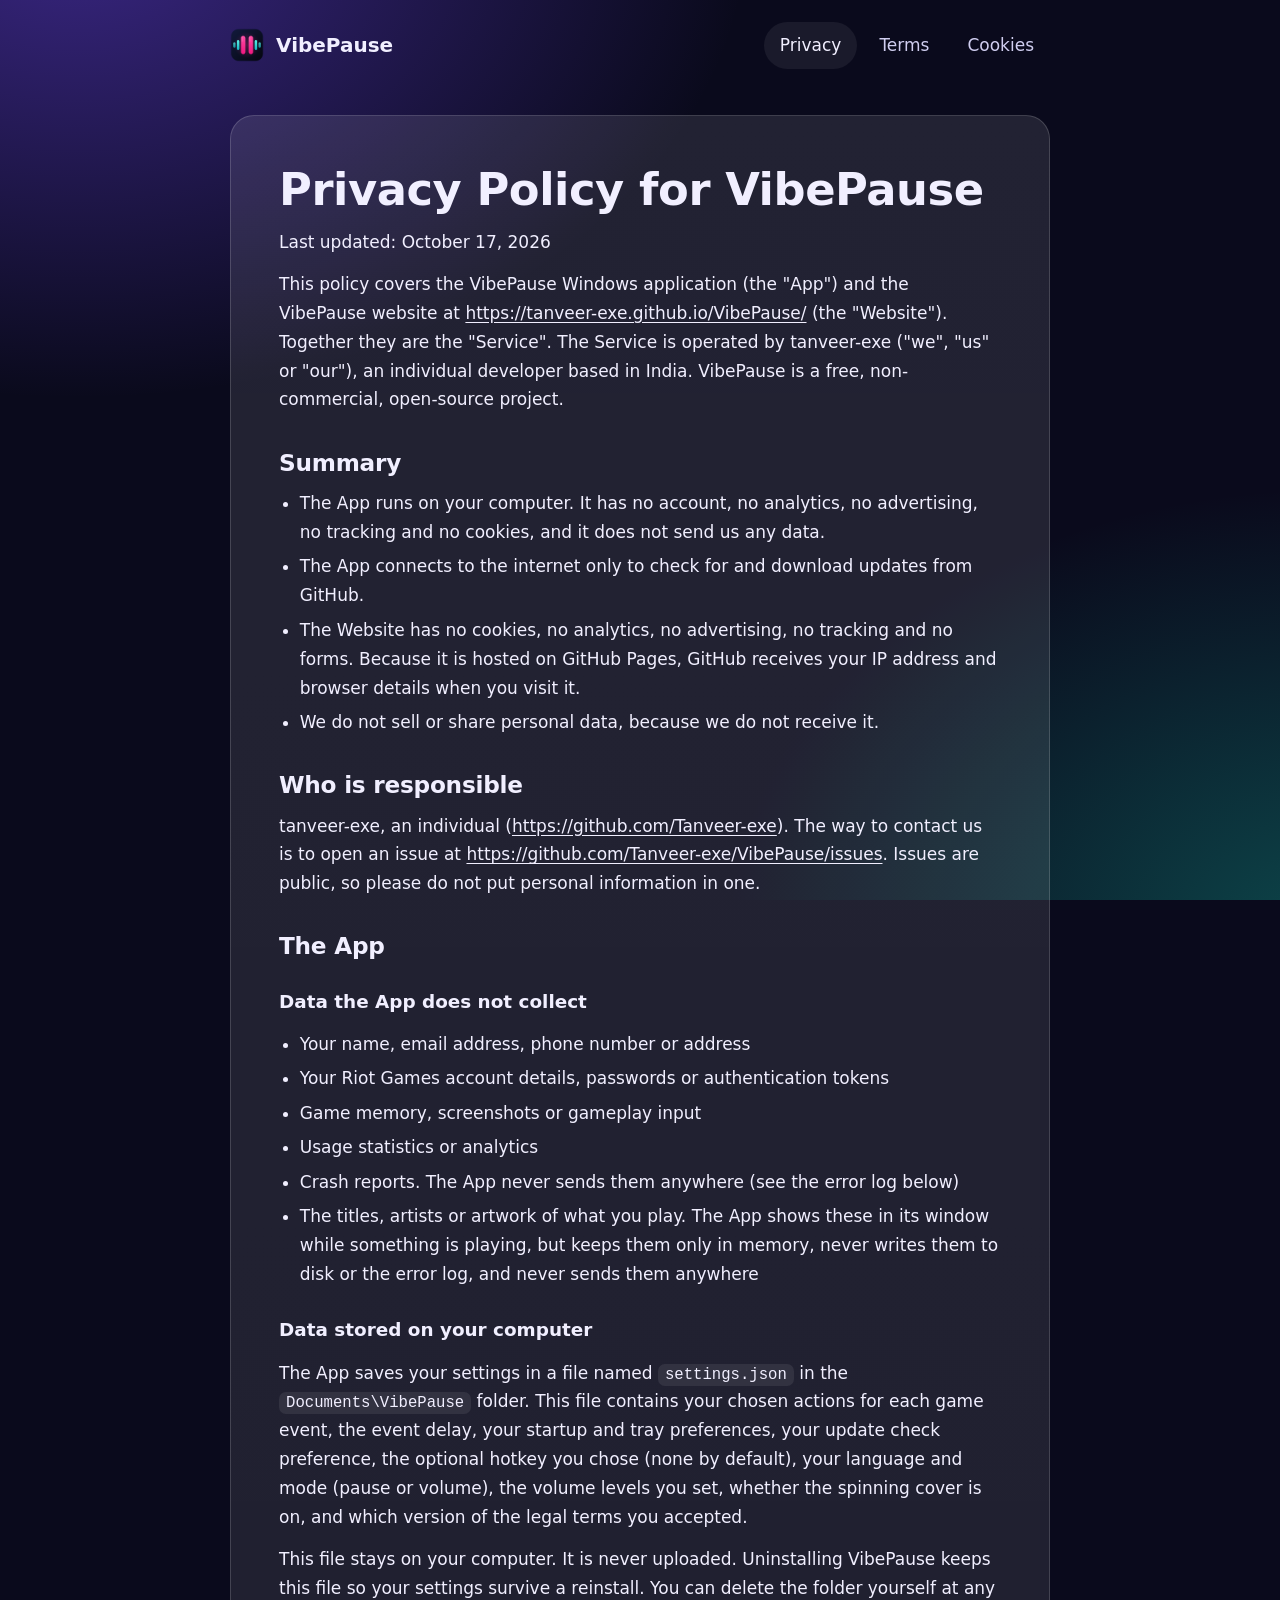
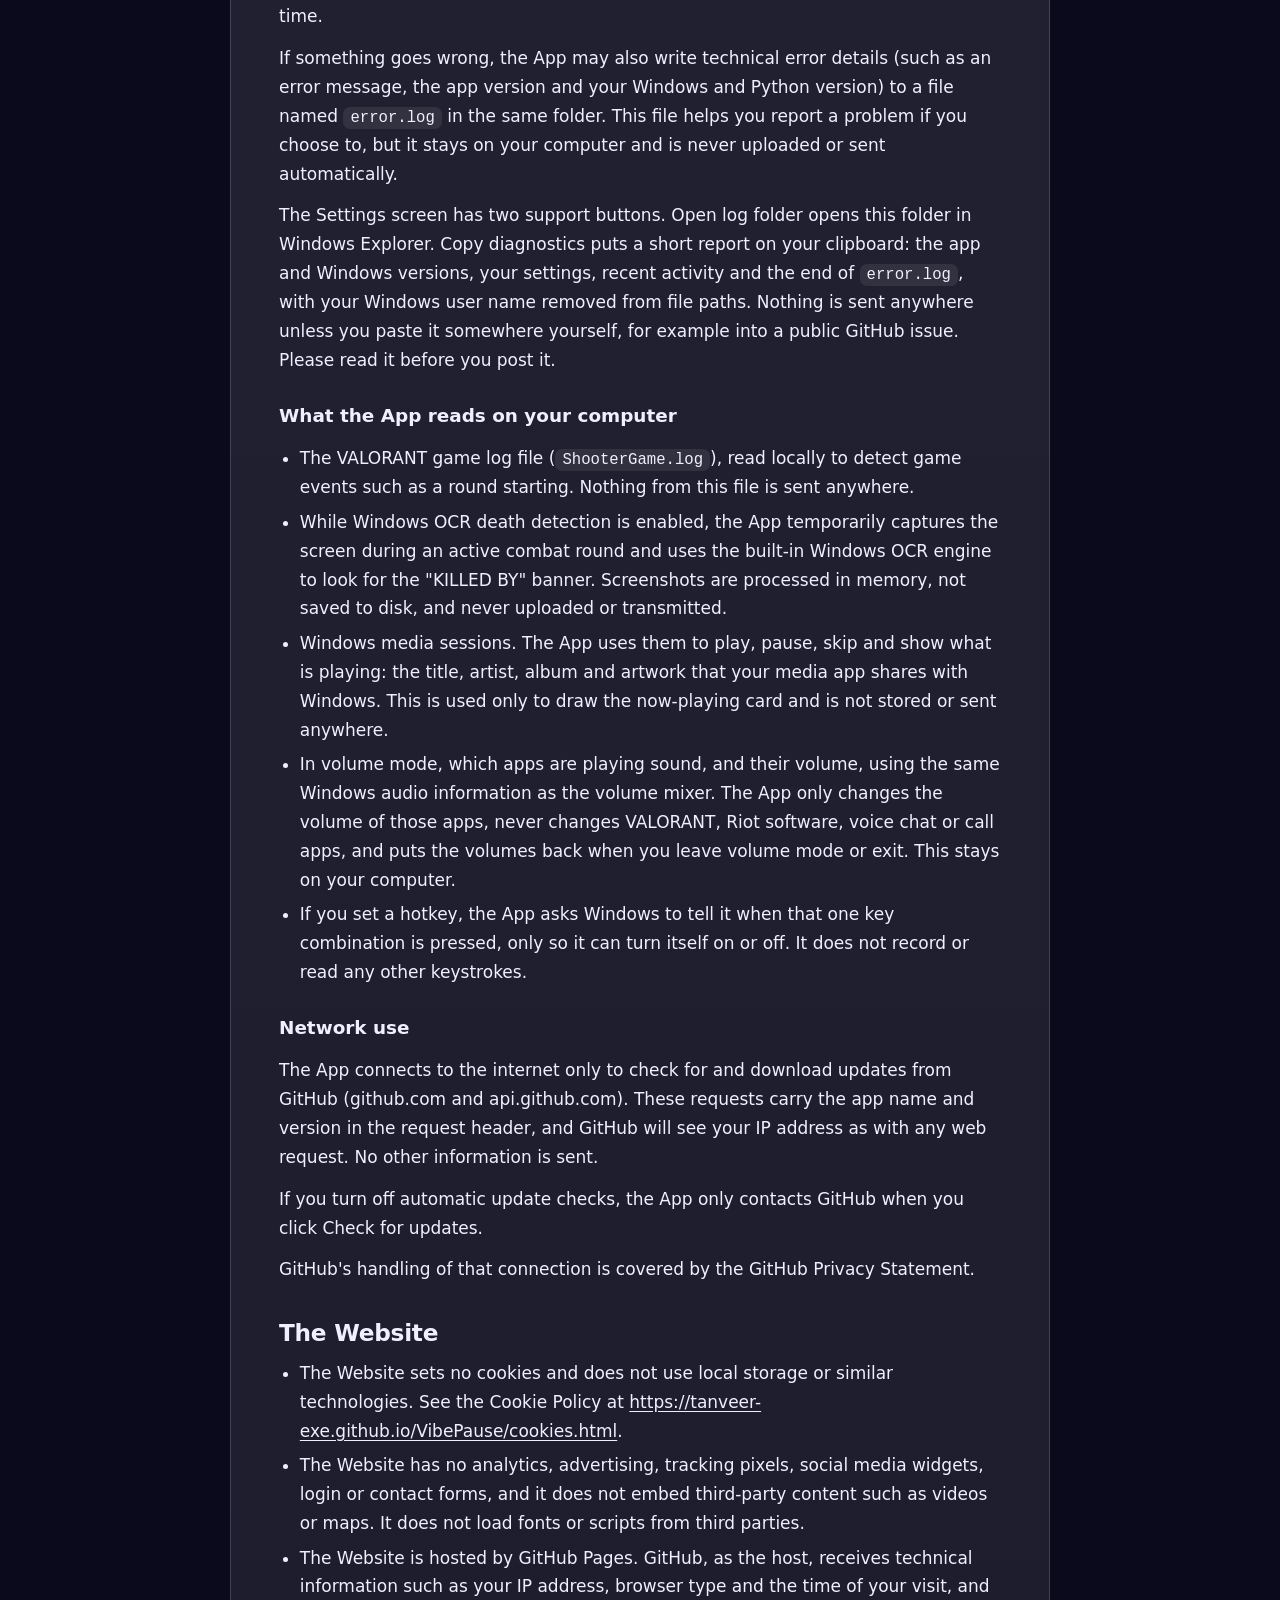
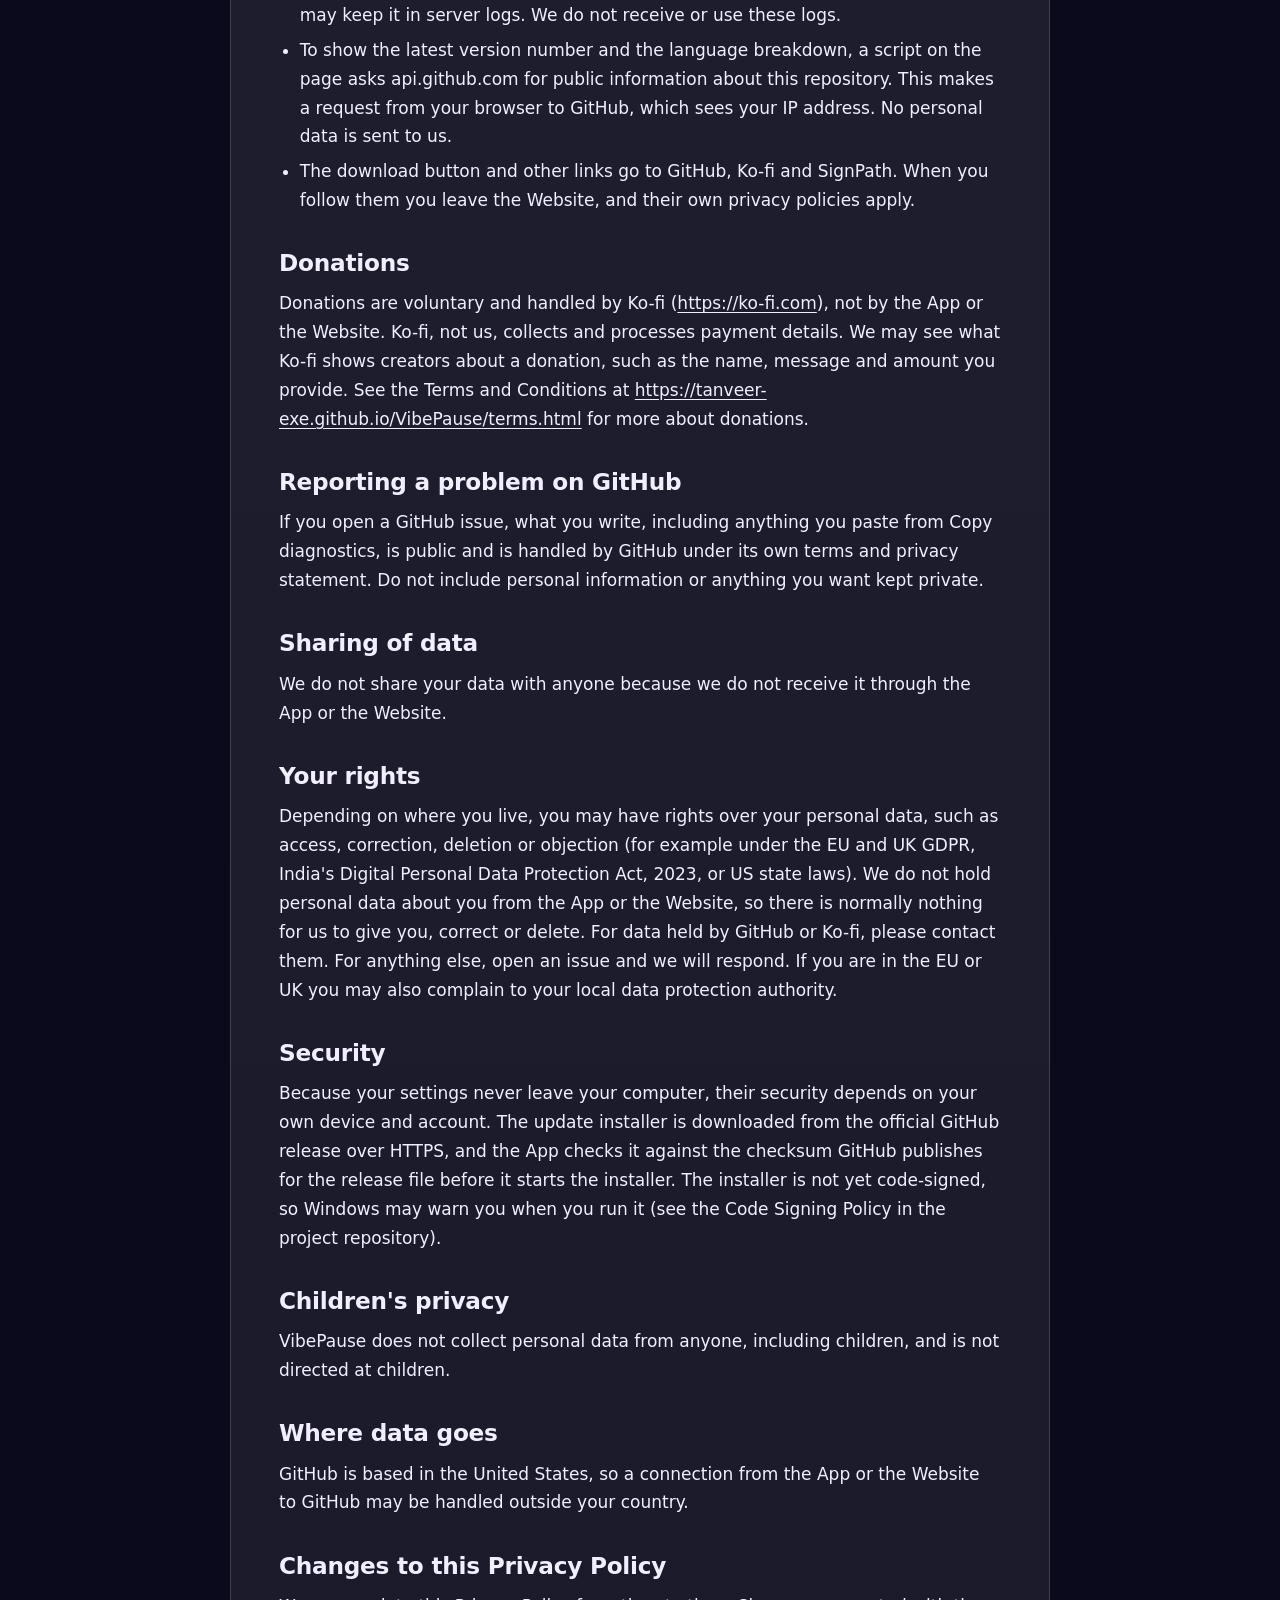
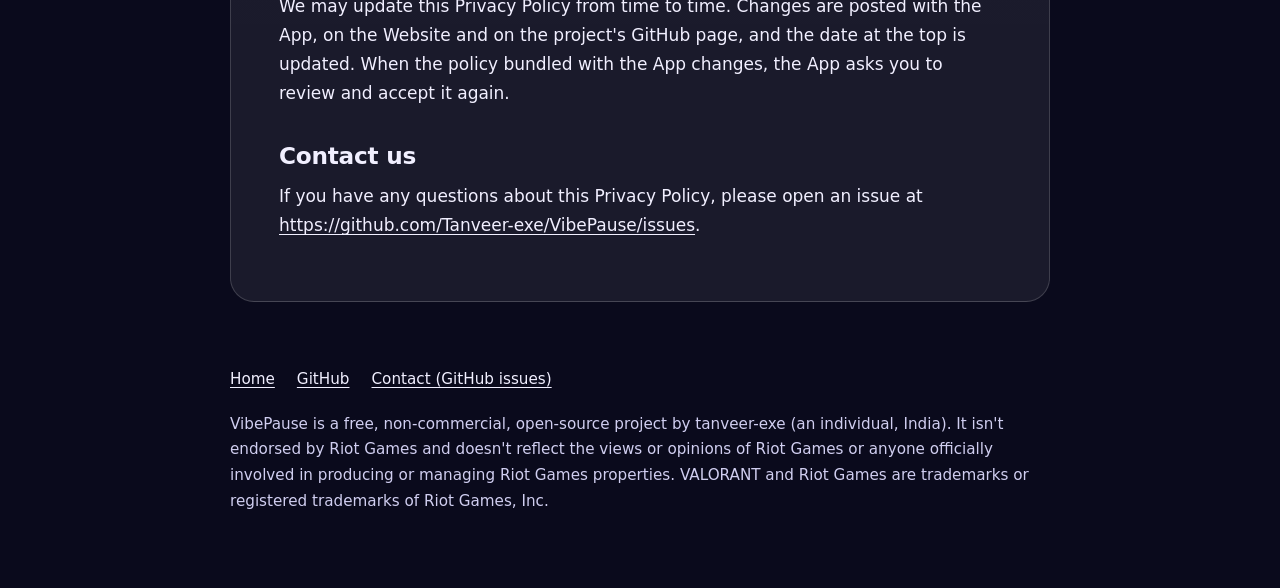
<file: docs/privacy.html>
<!doctype html>
<html lang="en">
<head>
<meta charset="utf-8">
<meta name="viewport" content="width=device-width, initial-scale=1">
<title>Privacy Policy | VibePause</title>
<meta name="description" content="Privacy Policy for VibePause, the free and open-source Windows companion for VALORANT.">
<meta name="theme-color" content="#0a0a1c">
<link rel="canonical" href="https://tanveer-exe.github.io/VibePause/privacy.html">
<link rel="icon" href="favicon.png">
<link rel="stylesheet" href="legal.css">
</head>
<body>
<a class="skip" href="#main">Skip to content</a>
<div class="wrap">
  <nav aria-label="Main">
    <a class="brand" href="index.html"><img src="logo.png" alt="">VibePause</a>
    <div class="navlinks">
      <a href="privacy.html" aria-current="page">Privacy</a>
      <a href="terms.html">Terms</a>
      <a href="cookies.html">Cookies</a>
    </div>
  </nav>
  <main id="main">
    <article>
      <h1>Privacy Policy for VibePause</h1>
      <p>Last updated: October 17, 2026</p>
      <p>This policy covers the VibePause Windows application (the "App") and the VibePause website at <a href="https://tanveer-exe.github.io/VibePause/">https://tanveer-exe.github.io/VibePause/</a> (the "Website"). Together they are the "Service". The Service is operated by tanveer-exe ("we", "us" or "our"), an individual developer based in India. VibePause is a free, non-commercial, open-source project.</p>
      <h2>Summary</h2>
      <ul>
      <li>The App runs on your computer. It has no account, no analytics, no advertising, no tracking and no cookies, and it does not send us any data.</li>
      <li>The App connects to the internet only to check for and download updates from GitHub.</li>
      <li>The Website has no cookies, no analytics, no advertising, no tracking and no forms. Because it is hosted on GitHub Pages, GitHub receives your IP address and browser details when you visit it.</li>
      <li>We do not sell or share personal data, because we do not receive it.</li>
      </ul>
      <h2>Who is responsible</h2>
      <p>tanveer-exe, an individual (<a href="https://github.com/Tanveer-exe">https://github.com/Tanveer-exe</a>). The way to contact us is to open an issue at <a href="https://github.com/Tanveer-exe/VibePause/issues">https://github.com/Tanveer-exe/VibePause/issues</a>. Issues are public, so please do not put personal information in one.</p>
      <h2>The App</h2>
      <h3>Data the App does not collect</h3>
      <ul>
      <li>Your name, email address, phone number or address</li>
      <li>Your Riot Games account details, passwords or authentication tokens</li>
      <li>Game memory, screenshots or gameplay input</li>
      <li>Usage statistics or analytics</li>
      <li>Crash reports. The App never sends them anywhere (see the error log below)</li>
      <li>The titles, artists or artwork of what you play. The App shows these in its window while something is playing, but keeps them only in memory, never writes them to disk or the error log, and never sends them anywhere</li>
      </ul>
      <h3>Data stored on your computer</h3>
      <p>The App saves your settings in a file named <code>settings.json</code> in the <code>Documents\VibePause</code> folder. This file contains your chosen actions for each game event, the event delay, your startup and tray preferences, your update check preference, the optional hotkey you chose (none by default), your language and mode (pause or volume), the volume levels you set, whether the spinning cover is on, and which version of the legal terms you accepted.</p>
      <p>This file stays on your computer. It is never uploaded. Uninstalling VibePause keeps this file so your settings survive a reinstall. You can delete the folder yourself at any time.</p>
      <p>If something goes wrong, the App may also write technical error details (such as an error message, the app version and your Windows and Python version) to a file named <code>error.log</code> in the same folder. This file helps you report a problem if you choose to, but it stays on your computer and is never uploaded or sent automatically.</p>
      <p>The Settings screen has two support buttons. Open log folder opens this folder in Windows Explorer. Copy diagnostics puts a short report on your clipboard: the app and Windows versions, your settings, recent activity and the end of <code>error.log</code>, with your Windows user name removed from file paths. Nothing is sent anywhere unless you paste it somewhere yourself, for example into a public GitHub issue. Please read it before you post it.</p>
      <h3>What the App reads on your computer</h3>
      <ul>
      <li>The VALORANT game log file (<code>ShooterGame.log</code>), read locally to detect game events such as a round starting. Nothing from this file is sent anywhere.</li>
      <li>While Windows OCR death detection is enabled, the App temporarily captures the screen during an active combat round and uses the built-in Windows OCR engine to look for the "KILLED BY" banner. Screenshots are processed in memory, not saved to disk, and never uploaded or transmitted.</li>
      <li>Windows media sessions. The App uses them to play, pause, skip and show what is playing: the title, artist, album and artwork that your media app shares with Windows. This is used only to draw the now-playing card and is not stored or sent anywhere.</li>
      <li>In volume mode, which apps are playing sound, and their volume, using the same Windows audio information as the volume mixer. The App only changes the volume of those apps, never changes VALORANT, Riot software, voice chat or call apps, and puts the volumes back when you leave volume mode or exit. This stays on your computer.</li>
      <li>If you set a hotkey, the App asks Windows to tell it when that one key combination is pressed, only so it can turn itself on or off. It does not record or read any other keystrokes.</li>
      </ul>
      <h3>Network use</h3>
      <p>The App connects to the internet only to check for and download updates from GitHub (github.com and api.github.com). These requests carry the app name and version in the request header, and GitHub will see your IP address as with any web request. No other information is sent.</p>
      <p>If you turn off automatic update checks, the App only contacts GitHub when you click Check for updates.</p>
      <p>GitHub's handling of that connection is covered by the GitHub Privacy Statement.</p>
      <h2>The Website</h2>
      <ul>
      <li>The Website sets no cookies and does not use local storage or similar technologies. See the Cookie Policy at <a href="https://tanveer-exe.github.io/VibePause/cookies.html">https://tanveer-exe.github.io/VibePause/cookies.html</a>.</li>
      <li>The Website has no analytics, advertising, tracking pixels, social media widgets, login or contact forms, and it does not embed third-party content such as videos or maps. It does not load fonts or scripts from third parties.</li>
      <li>The Website is hosted by GitHub Pages. GitHub, as the host, receives technical information such as your IP address, browser type and the time of your visit, and may keep it in server logs. We do not receive or use these logs.</li>
      <li>To show the latest version number and the language breakdown, a script on the page asks api.github.com for public information about this repository. This makes a request from your browser to GitHub, which sees your IP address. No personal data is sent to us.</li>
      <li>The download button and other links go to GitHub, Ko-fi and SignPath. When you follow them you leave the Website, and their own privacy policies apply.</li>
      </ul>
      <h2>Donations</h2>
      <p>Donations are voluntary and handled by Ko-fi (<a href="https://ko-fi.com">https://ko-fi.com</a>), not by the App or the Website. Ko-fi, not us, collects and processes payment details. We may see what Ko-fi shows creators about a donation, such as the name, message and amount you provide. See the Terms and Conditions at <a href="https://tanveer-exe.github.io/VibePause/terms.html">https://tanveer-exe.github.io/VibePause/terms.html</a> for more about donations.</p>
      <h2>Reporting a problem on GitHub</h2>
      <p>If you open a GitHub issue, what you write, including anything you paste from Copy diagnostics, is public and is handled by GitHub under its own terms and privacy statement. Do not include personal information or anything you want kept private.</p>
      <h2>Sharing of data</h2>
      <p>We do not share your data with anyone because we do not receive it through the App or the Website.</p>
      <h2>Your rights</h2>
      <p>Depending on where you live, you may have rights over your personal data, such as access, correction, deletion or objection (for example under the EU and UK GDPR, India's Digital Personal Data Protection Act, 2023, or US state laws). We do not hold personal data about you from the App or the Website, so there is normally nothing for us to give you, correct or delete. For data held by GitHub or Ko-fi, please contact them. For anything else, open an issue and we will respond. If you are in the EU or UK you may also complain to your local data protection authority.</p>
      <h2>Security</h2>
      <p>Because your settings never leave your computer, their security depends on your own device and account. The update installer is downloaded from the official GitHub release over HTTPS, and the App checks it against the checksum GitHub publishes for the release file before it starts the installer. The installer is not yet code-signed, so Windows may warn you when you run it (see the Code Signing Policy in the project repository).</p>
      <h2>Children's privacy</h2>
      <p>VibePause does not collect personal data from anyone, including children, and is not directed at children.</p>
      <h2>Where data goes</h2>
      <p>GitHub is based in the United States, so a connection from the App or the Website to GitHub may be handled outside your country.</p>
      <h2>Changes to this Privacy Policy</h2>
      <p>We may update this Privacy Policy from time to time. Changes are posted with the App, on the Website and on the project's GitHub page, and the date at the top is updated. When the policy bundled with the App changes, the App asks you to review and accept it again.</p>
      <h2>Contact us</h2>
      <p>If you have any questions about this Privacy Policy, please open an issue at <a href="https://github.com/Tanveer-exe/VibePause/issues">https://github.com/Tanveer-exe/VibePause/issues</a>.</p>
    </article>
  </main>
  <footer>
    <ul>
      <li><a href="index.html">Home</a></li>
      <li><a href="https://github.com/Tanveer-exe/VibePause">GitHub</a></li>
      <li><a href="https://github.com/Tanveer-exe/VibePause/issues">Contact (GitHub issues)</a></li>
    </ul>
    <p>VibePause is a free, non-commercial, open-source project by tanveer-exe (an individual, India). It isn't endorsed by Riot Games and doesn't reflect the views or opinions of Riot Games or anyone officially involved in producing or managing Riot Games properties. VALORANT and Riot Games are trademarks or registered trademarks of Riot Games, Inc.</p>
  </footer>
</div>
</body>
</html>
</file>
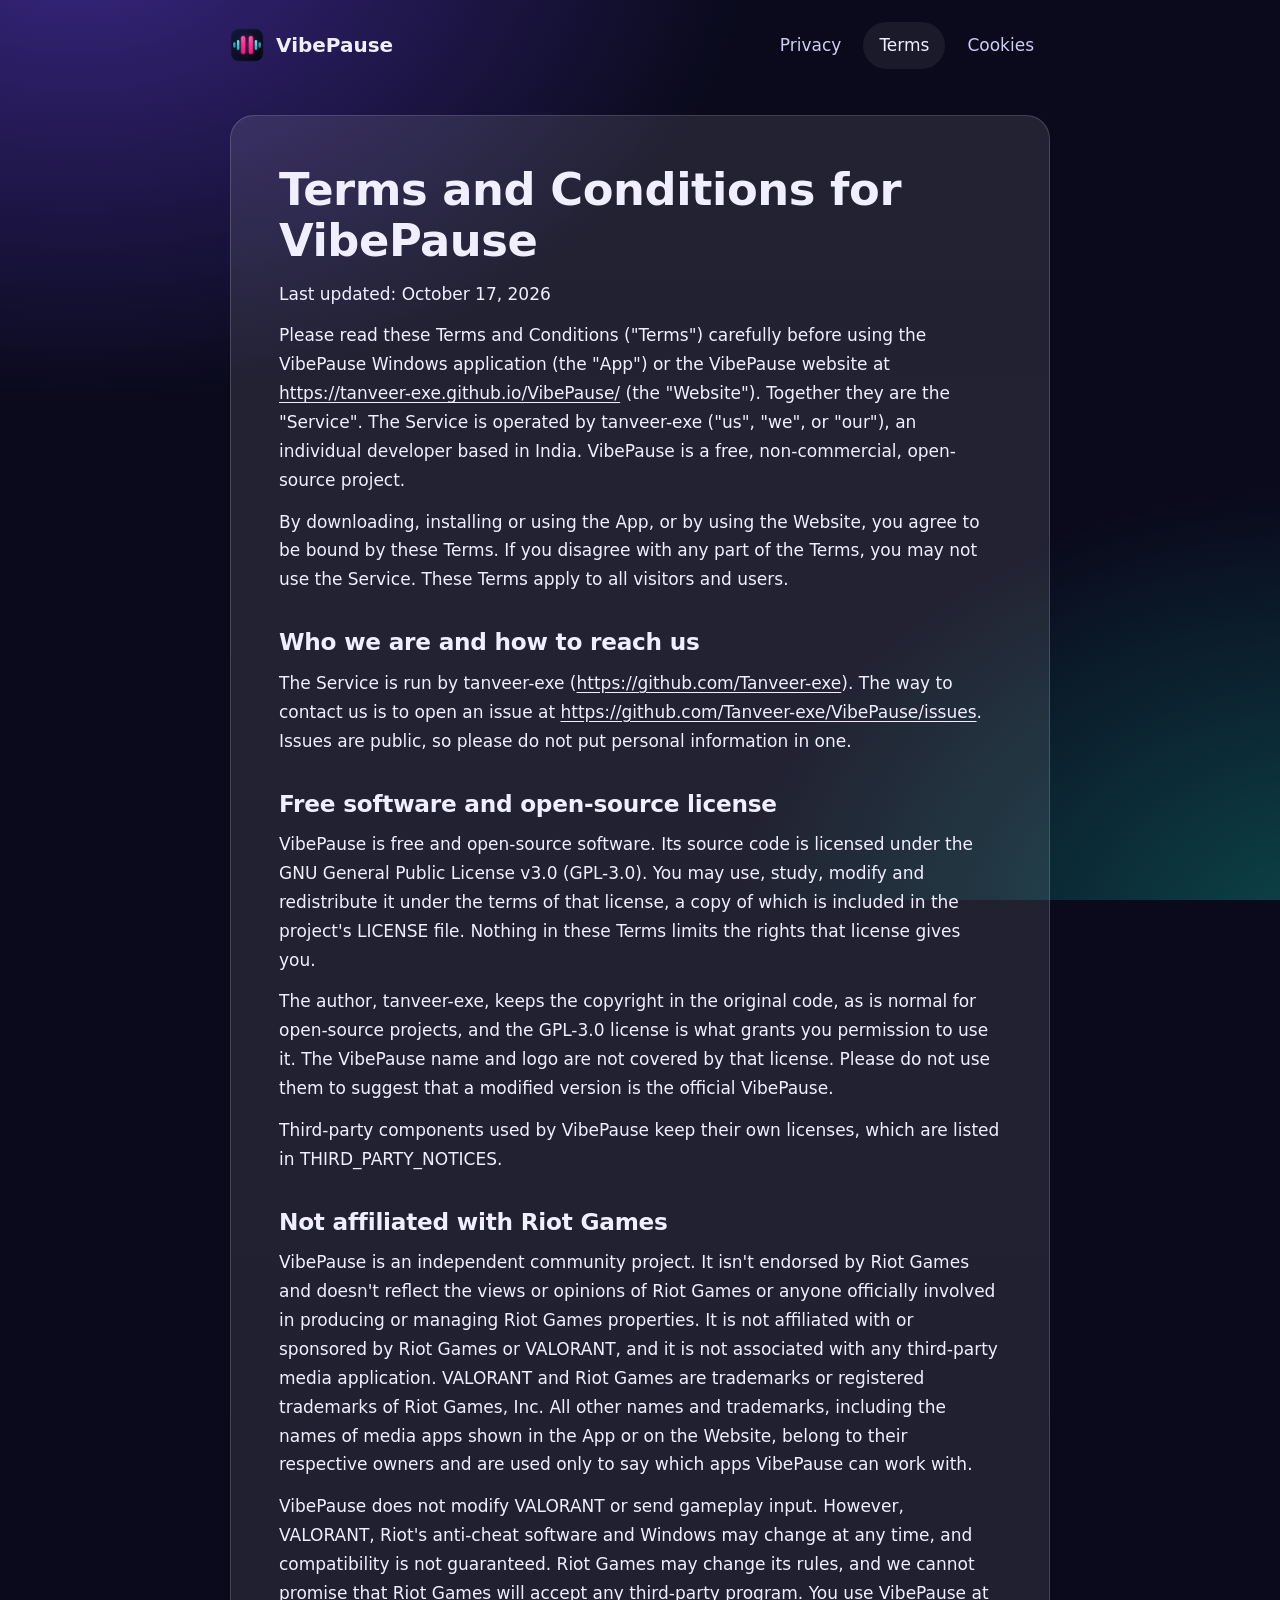
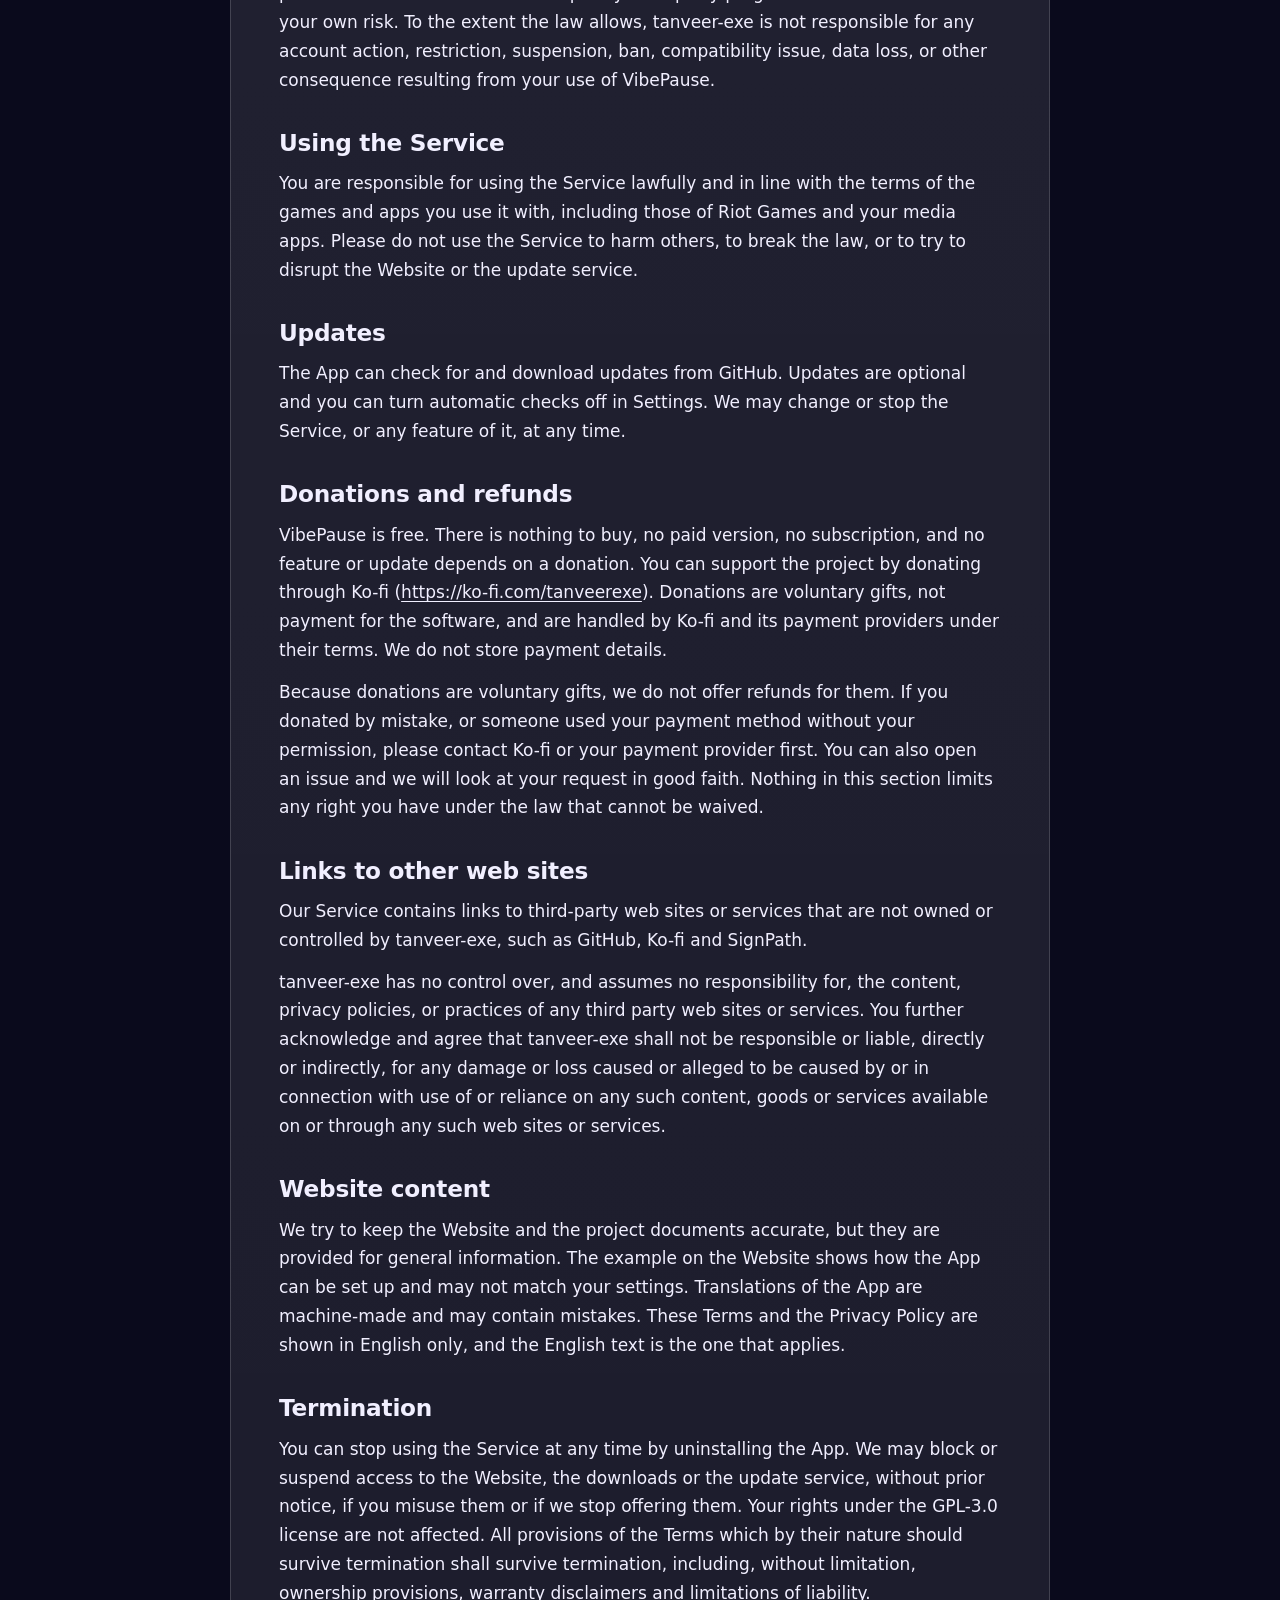
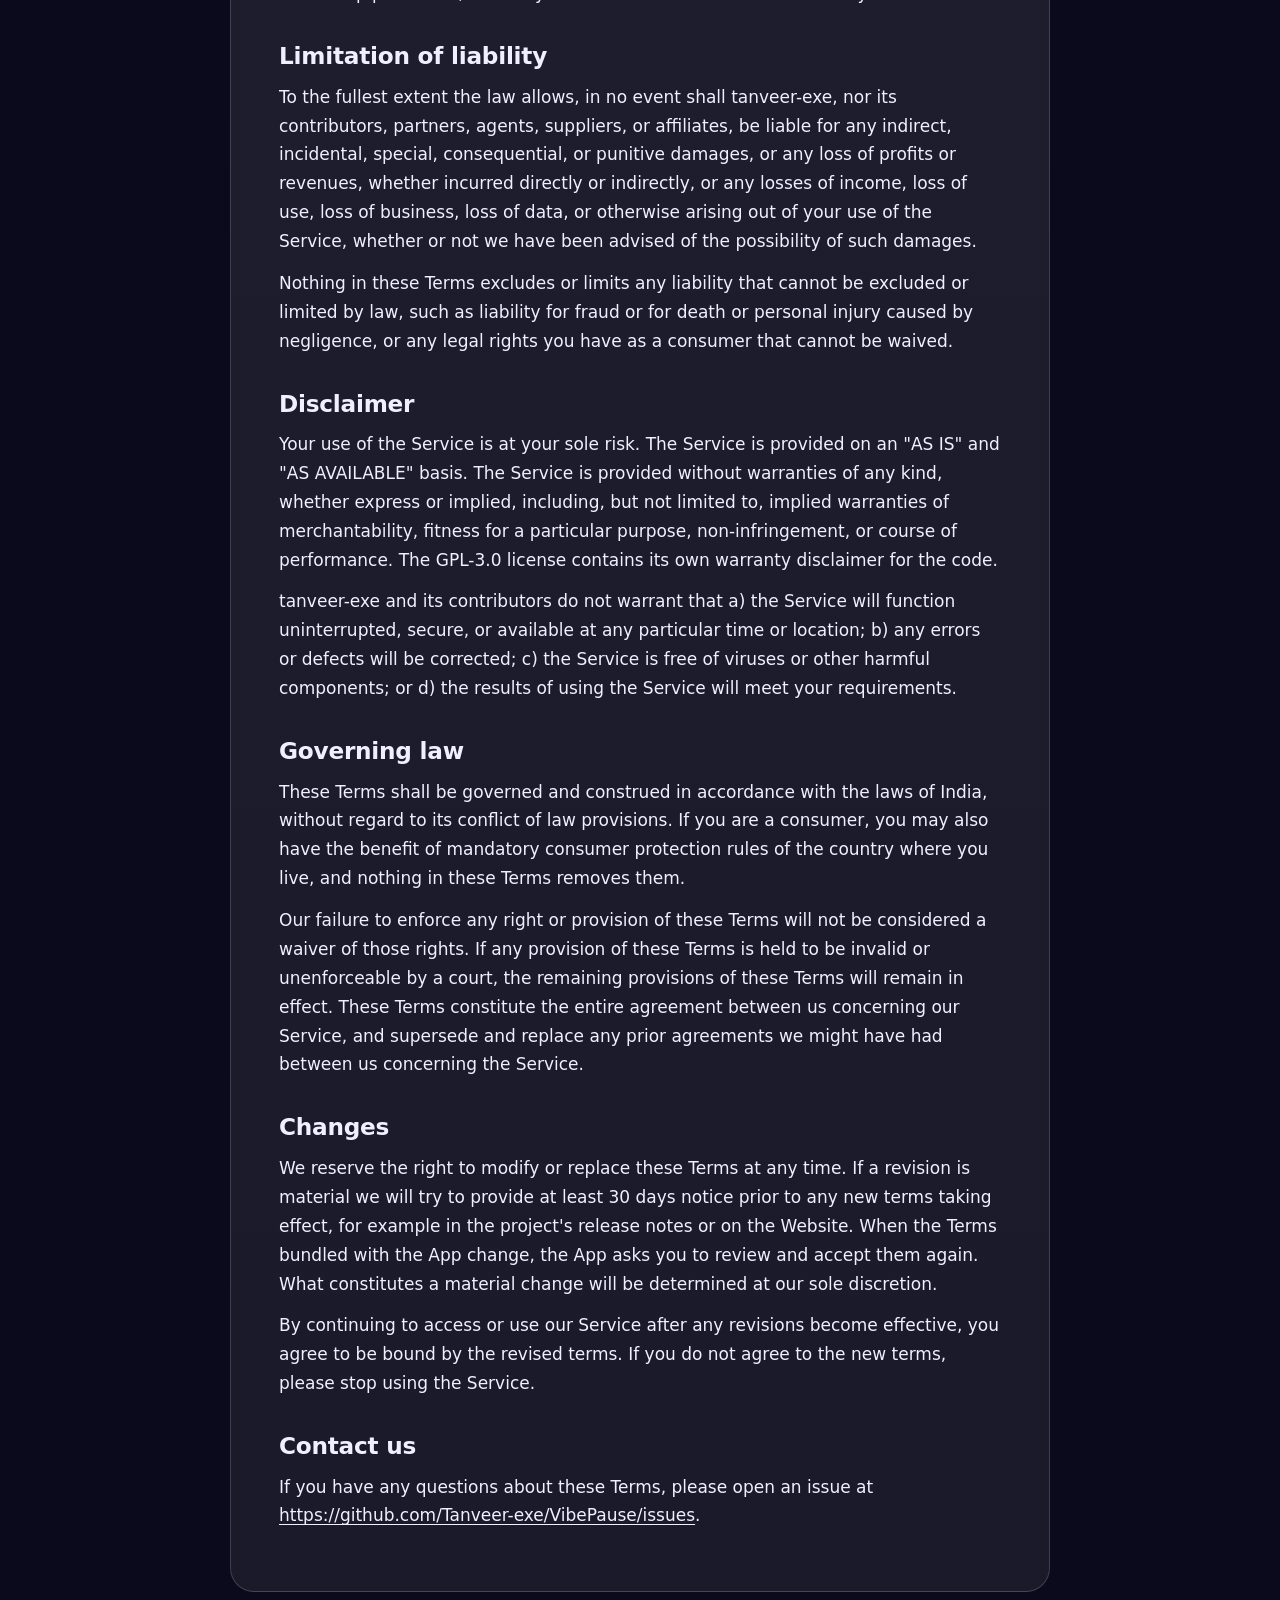
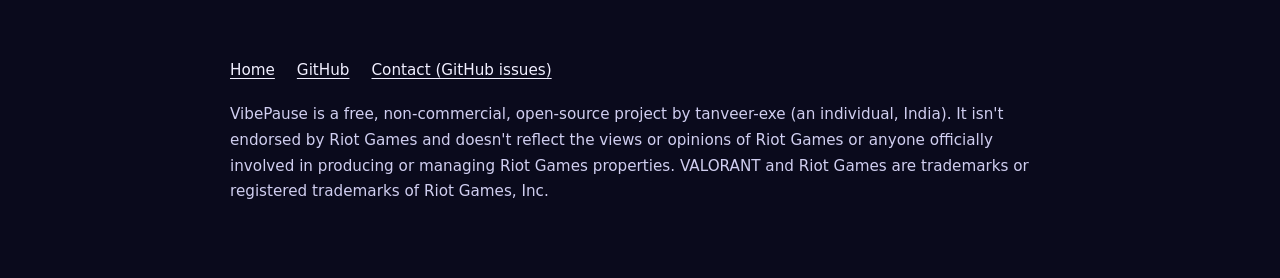
<file: docs/terms.html>
<!doctype html>
<html lang="en">
<head>
<meta charset="utf-8">
<meta name="viewport" content="width=device-width, initial-scale=1">
<title>Terms and Conditions | VibePause</title>
<meta name="description" content="Terms and Conditions for VibePause, the free and open-source Windows companion for VALORANT.">
<meta name="theme-color" content="#0a0a1c">
<link rel="canonical" href="https://tanveer-exe.github.io/VibePause/terms.html">
<link rel="icon" href="favicon.png">
<link rel="stylesheet" href="legal.css">
</head>
<body>
<a class="skip" href="#main">Skip to content</a>
<div class="wrap">
  <nav aria-label="Main">
    <a class="brand" href="index.html"><img src="logo.png" alt="">VibePause</a>
    <div class="navlinks">
      <a href="privacy.html">Privacy</a>
      <a href="terms.html" aria-current="page">Terms</a>
      <a href="cookies.html">Cookies</a>
    </div>
  </nav>
  <main id="main">
    <article>
      <h1>Terms and Conditions for VibePause</h1>
      <p>Last updated: October 17, 2026</p>
      <p>Please read these Terms and Conditions ("Terms") carefully before using the VibePause Windows application (the "App") or the VibePause website at <a href="https://tanveer-exe.github.io/VibePause/">https://tanveer-exe.github.io/VibePause/</a> (the "Website"). Together they are the "Service". The Service is operated by tanveer-exe ("us", "we", or "our"), an individual developer based in India. VibePause is a free, non-commercial, open-source project.</p>
      <p>By downloading, installing or using the App, or by using the Website, you agree to be bound by these Terms. If you disagree with any part of the Terms, you may not use the Service. These Terms apply to all visitors and users.</p>
      <h2>Who we are and how to reach us</h2>
      <p>The Service is run by tanveer-exe (<a href="https://github.com/Tanveer-exe">https://github.com/Tanveer-exe</a>). The way to contact us is to open an issue at <a href="https://github.com/Tanveer-exe/VibePause/issues">https://github.com/Tanveer-exe/VibePause/issues</a>. Issues are public, so please do not put personal information in one.</p>
      <h2>Free software and open-source license</h2>
      <p>VibePause is free and open-source software. Its source code is licensed under the GNU General Public License v3.0 (GPL-3.0). You may use, study, modify and redistribute it under the terms of that license, a copy of which is included in the project's LICENSE file. Nothing in these Terms limits the rights that license gives you.</p>
      <p>The author, tanveer-exe, keeps the copyright in the original code, as is normal for open-source projects, and the GPL-3.0 license is what grants you permission to use it. The VibePause name and logo are not covered by that license. Please do not use them to suggest that a modified version is the official VibePause.</p>
      <p>Third-party components used by VibePause keep their own licenses, which are listed in THIRD_PARTY_NOTICES.</p>
      <h2>Not affiliated with Riot Games</h2>
      <p>VibePause is an independent community project. It isn't endorsed by Riot Games and doesn't reflect the views or opinions of Riot Games or anyone officially involved in producing or managing Riot Games properties. It is not affiliated with or sponsored by Riot Games or VALORANT, and it is not associated with any third-party media application. VALORANT and Riot Games are trademarks or registered trademarks of Riot Games, Inc. All other names and trademarks, including the names of media apps shown in the App or on the Website, belong to their respective owners and are used only to say which apps VibePause can work with.</p>
      <p>VibePause does not modify VALORANT or send gameplay input. However, VALORANT, Riot's anti-cheat software and Windows may change at any time, and compatibility is not guaranteed. Riot Games may change its rules, and we cannot promise that Riot Games will accept any third-party program. You use VibePause at your own risk. To the extent the law allows, tanveer-exe is not responsible for any account action, restriction, suspension, ban, compatibility issue, data loss, or other consequence resulting from your use of VibePause.</p>
      <h2>Using the Service</h2>
      <p>You are responsible for using the Service lawfully and in line with the terms of the games and apps you use it with, including those of Riot Games and your media apps. Please do not use the Service to harm others, to break the law, or to try to disrupt the Website or the update service.</p>
      <h2>Updates</h2>
      <p>The App can check for and download updates from GitHub. Updates are optional and you can turn automatic checks off in Settings. We may change or stop the Service, or any feature of it, at any time.</p>
      <h2>Donations and refunds</h2>
      <p>VibePause is free. There is nothing to buy, no paid version, no subscription, and no feature or update depends on a donation. You can support the project by donating through Ko-fi (<a href="https://ko-fi.com/tanveerexe">https://ko-fi.com/tanveerexe</a>). Donations are voluntary gifts, not payment for the software, and are handled by Ko-fi and its payment providers under their terms. We do not store payment details.</p>
      <p>Because donations are voluntary gifts, we do not offer refunds for them. If you donated by mistake, or someone used your payment method without your permission, please contact Ko-fi or your payment provider first. You can also open an issue and we will look at your request in good faith. Nothing in this section limits any right you have under the law that cannot be waived.</p>
      <h2>Links to other web sites</h2>
      <p>Our Service contains links to third-party web sites or services that are not owned or controlled by tanveer-exe, such as GitHub, Ko-fi and SignPath.</p>
      <p>tanveer-exe has no control over, and assumes no responsibility for, the content, privacy policies, or practices of any third party web sites or services. You further acknowledge and agree that tanveer-exe shall not be responsible or liable, directly or indirectly, for any damage or loss caused or alleged to be caused by or in connection with use of or reliance on any such content, goods or services available on or through any such web sites or services.</p>
      <h2>Website content</h2>
      <p>We try to keep the Website and the project documents accurate, but they are provided for general information. The example on the Website shows how the App can be set up and may not match your settings. Translations of the App are machine-made and may contain mistakes. These Terms and the Privacy Policy are shown in English only, and the English text is the one that applies.</p>
      <h2>Termination</h2>
      <p>You can stop using the Service at any time by uninstalling the App. We may block or suspend access to the Website, the downloads or the update service, without prior notice, if you misuse them or if we stop offering them. Your rights under the GPL-3.0 license are not affected. All provisions of the Terms which by their nature should survive termination shall survive termination, including, without limitation, ownership provisions, warranty disclaimers and limitations of liability.</p>
      <h2>Limitation of liability</h2>
      <p>To the fullest extent the law allows, in no event shall tanveer-exe, nor its contributors, partners, agents, suppliers, or affiliates, be liable for any indirect, incidental, special, consequential, or punitive damages, or any loss of profits or revenues, whether incurred directly or indirectly, or any losses of income, loss of use, loss of business, loss of data, or otherwise arising out of your use of the Service, whether or not we have been advised of the possibility of such damages.</p>
      <p>Nothing in these Terms excludes or limits any liability that cannot be excluded or limited by law, such as liability for fraud or for death or personal injury caused by negligence, or any legal rights you have as a consumer that cannot be waived.</p>
      <h2>Disclaimer</h2>
      <p>Your use of the Service is at your sole risk. The Service is provided on an "AS IS" and "AS AVAILABLE" basis. The Service is provided without warranties of any kind, whether express or implied, including, but not limited to, implied warranties of merchantability, fitness for a particular purpose, non-infringement, or course of performance. The GPL-3.0 license contains its own warranty disclaimer for the code.</p>
      <p>tanveer-exe and its contributors do not warrant that a) the Service will function uninterrupted, secure, or available at any particular time or location; b) any errors or defects will be corrected; c) the Service is free of viruses or other harmful components; or d) the results of using the Service will meet your requirements.</p>
      <h2>Governing law</h2>
      <p>These Terms shall be governed and construed in accordance with the laws of India, without regard to its conflict of law provisions. If you are a consumer, you may also have the benefit of mandatory consumer protection rules of the country where you live, and nothing in these Terms removes them.</p>
      <p>Our failure to enforce any right or provision of these Terms will not be considered a waiver of those rights. If any provision of these Terms is held to be invalid or unenforceable by a court, the remaining provisions of these Terms will remain in effect. These Terms constitute the entire agreement between us concerning our Service, and supersede and replace any prior agreements we might have had between us concerning the Service.</p>
      <h2>Changes</h2>
      <p>We reserve the right to modify or replace these Terms at any time. If a revision is material we will try to provide at least 30 days notice prior to any new terms taking effect, for example in the project's release notes or on the Website. When the Terms bundled with the App change, the App asks you to review and accept them again. What constitutes a material change will be determined at our sole discretion.</p>
      <p>By continuing to access or use our Service after any revisions become effective, you agree to be bound by the revised terms. If you do not agree to the new terms, please stop using the Service.</p>
      <h2>Contact us</h2>
      <p>If you have any questions about these Terms, please open an issue at <a href="https://github.com/Tanveer-exe/VibePause/issues">https://github.com/Tanveer-exe/VibePause/issues</a>.</p>
    </article>
  </main>
  <footer>
    <ul>
      <li><a href="index.html">Home</a></li>
      <li><a href="https://github.com/Tanveer-exe/VibePause">GitHub</a></li>
      <li><a href="https://github.com/Tanveer-exe/VibePause/issues">Contact (GitHub issues)</a></li>
    </ul>
    <p>VibePause is a free, non-commercial, open-source project by tanveer-exe (an individual, India). It isn't endorsed by Riot Games and doesn't reflect the views or opinions of Riot Games or anyone officially involved in producing or managing Riot Games properties. VALORANT and Riot Games are trademarks or registered trademarks of Riot Games, Inc.</p>
  </footer>
</div>
</body>
</html>
</file>
<file: docs/legal.css>
:root{
  --ink:#0a0a1c;
  --panel:rgba(255,255,255,.065);
  --edge:rgba(255,255,255,.16);
  --text:#f1efff;
  --muted:#d0cef0;
  --teal:#2fe3c6;
  --display:"Segoe UI Variable Display","Segoe UI",system-ui,sans-serif;
  --body:"Segoe UI",system-ui,sans-serif;
}
*{box-sizing:border-box}
html{scroll-behavior:smooth}
body{
  margin:0;color:var(--text);font:400 1.0625rem/1.7 var(--body);
  background:
    radial-gradient(60rem 42rem at 6% -8%,rgba(104,66,232,.50),transparent 70%),
    radial-gradient(54rem 40rem at 104% 104%,rgba(18,196,172,.32),transparent 70%),
    var(--ink);
  background-attachment:fixed;
  min-height:100vh;
}
a{color:var(--text);text-underline-offset:3px}
:focus-visible{outline:2px solid var(--teal);outline-offset:3px;border-radius:6px}
.skip{position:absolute;left:12px;top:-60px;background:var(--ink);color:var(--text);padding:10px 16px;border-radius:10px;border:1px solid var(--edge);z-index:10}
.skip:focus{top:12px}
.wrap{width:min(820px,100% - 40px);margin-inline:auto}
nav{display:flex;align-items:center;justify-content:space-between;gap:12px;flex-wrap:wrap;padding:22px 0}
.brand{display:flex;align-items:center;gap:12px;font:800 1.25rem var(--display);text-decoration:none}
.brand img{width:34px;height:34px;border-radius:9px}
.navlinks{display:flex;gap:6px;flex-wrap:wrap}
.navlinks a{padding:9px 16px;border-radius:999px;text-decoration:none;color:var(--muted);font-weight:500}
.navlinks a:hover,.navlinks a[aria-current="page"]{color:var(--text);background:var(--panel)}
main{padding:24px 0 40px}
article{background:linear-gradient(180deg,rgba(255,255,255,.10),var(--panel));border:1px solid var(--edge);border-radius:24px;padding:clamp(22px,5vw,48px)}
h1,h2{font-family:var(--display);line-height:1.15;letter-spacing:-.01em;margin:0}
h1{font-size:clamp(2rem,5vw,2.8rem);font-weight:800;margin-bottom:6px}
h2{font-size:1.45rem;font-weight:700;margin:2.2rem 0 .6rem}
h3{font-family:var(--display);font-size:1.15rem;margin:1.6rem 0 .4rem}
p{margin:.8rem 0;overflow-wrap:anywhere}
ul{padding-left:1.3rem;margin:.8rem 0}
li{margin:.35rem 0;overflow-wrap:anywhere}
code{font:500 .92em ui-monospace,Consolas,monospace;background:rgba(255,255,255,.08);padding:2px 7px;border-radius:7px}
footer{padding:20px 0 60px;color:var(--muted);font-size:.95rem}
footer ul{list-style:none;padding:0;display:flex;flex-wrap:wrap;gap:8px 22px;margin:0 0 12px}
@media (prefers-reduced-motion:reduce){html{scroll-behavior:auto}}
</file>
